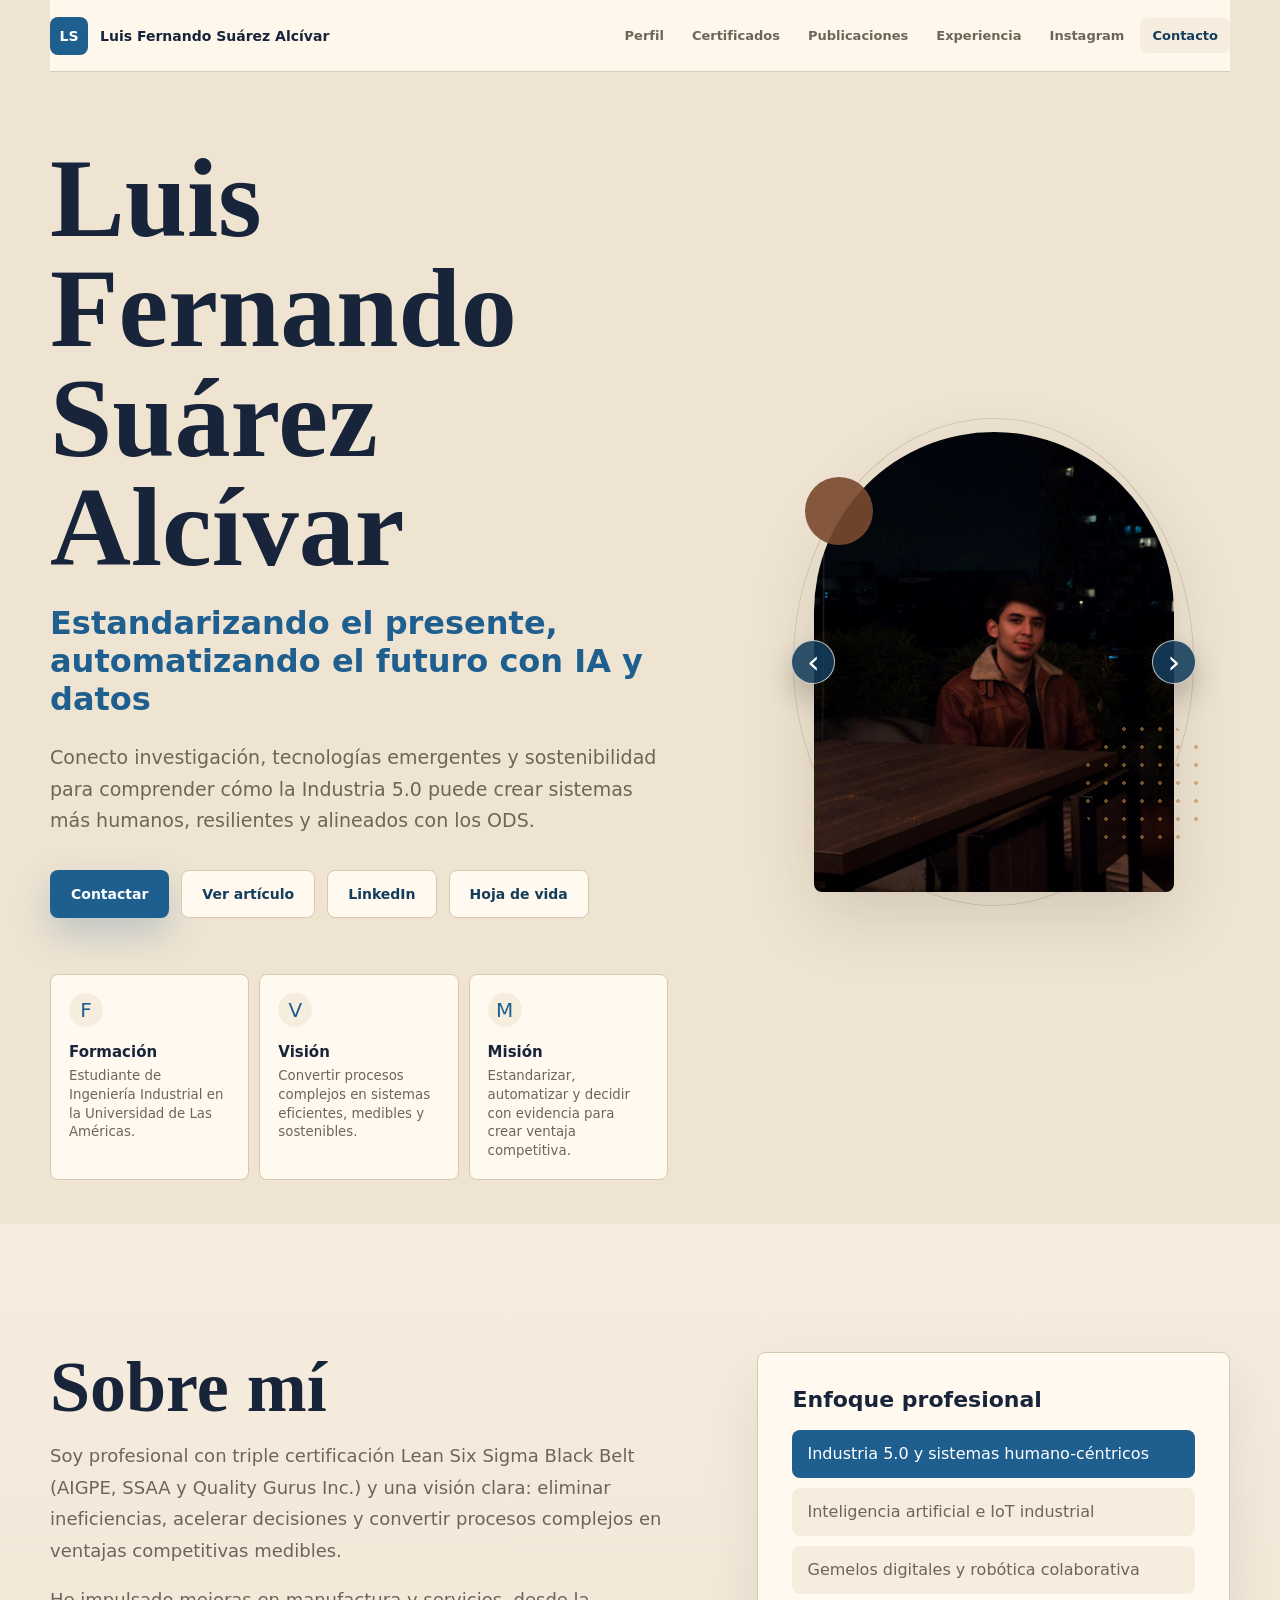
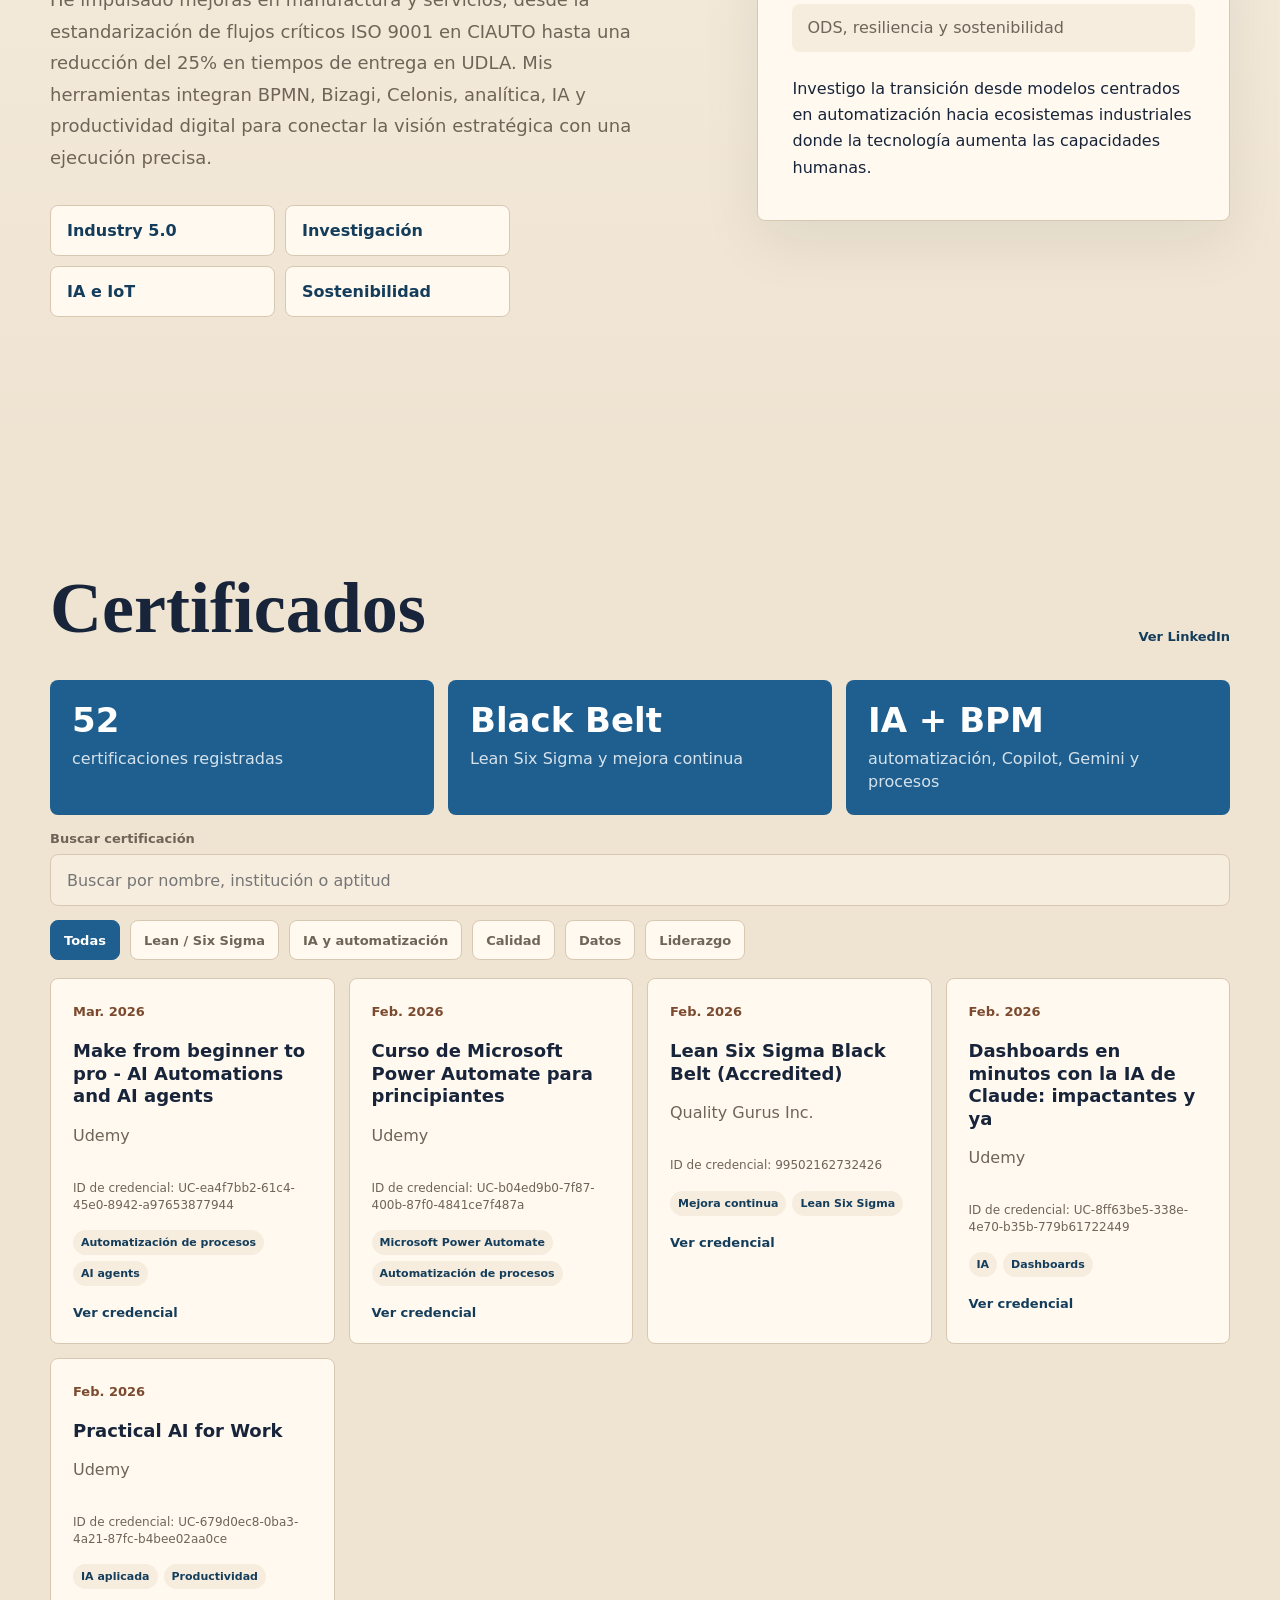
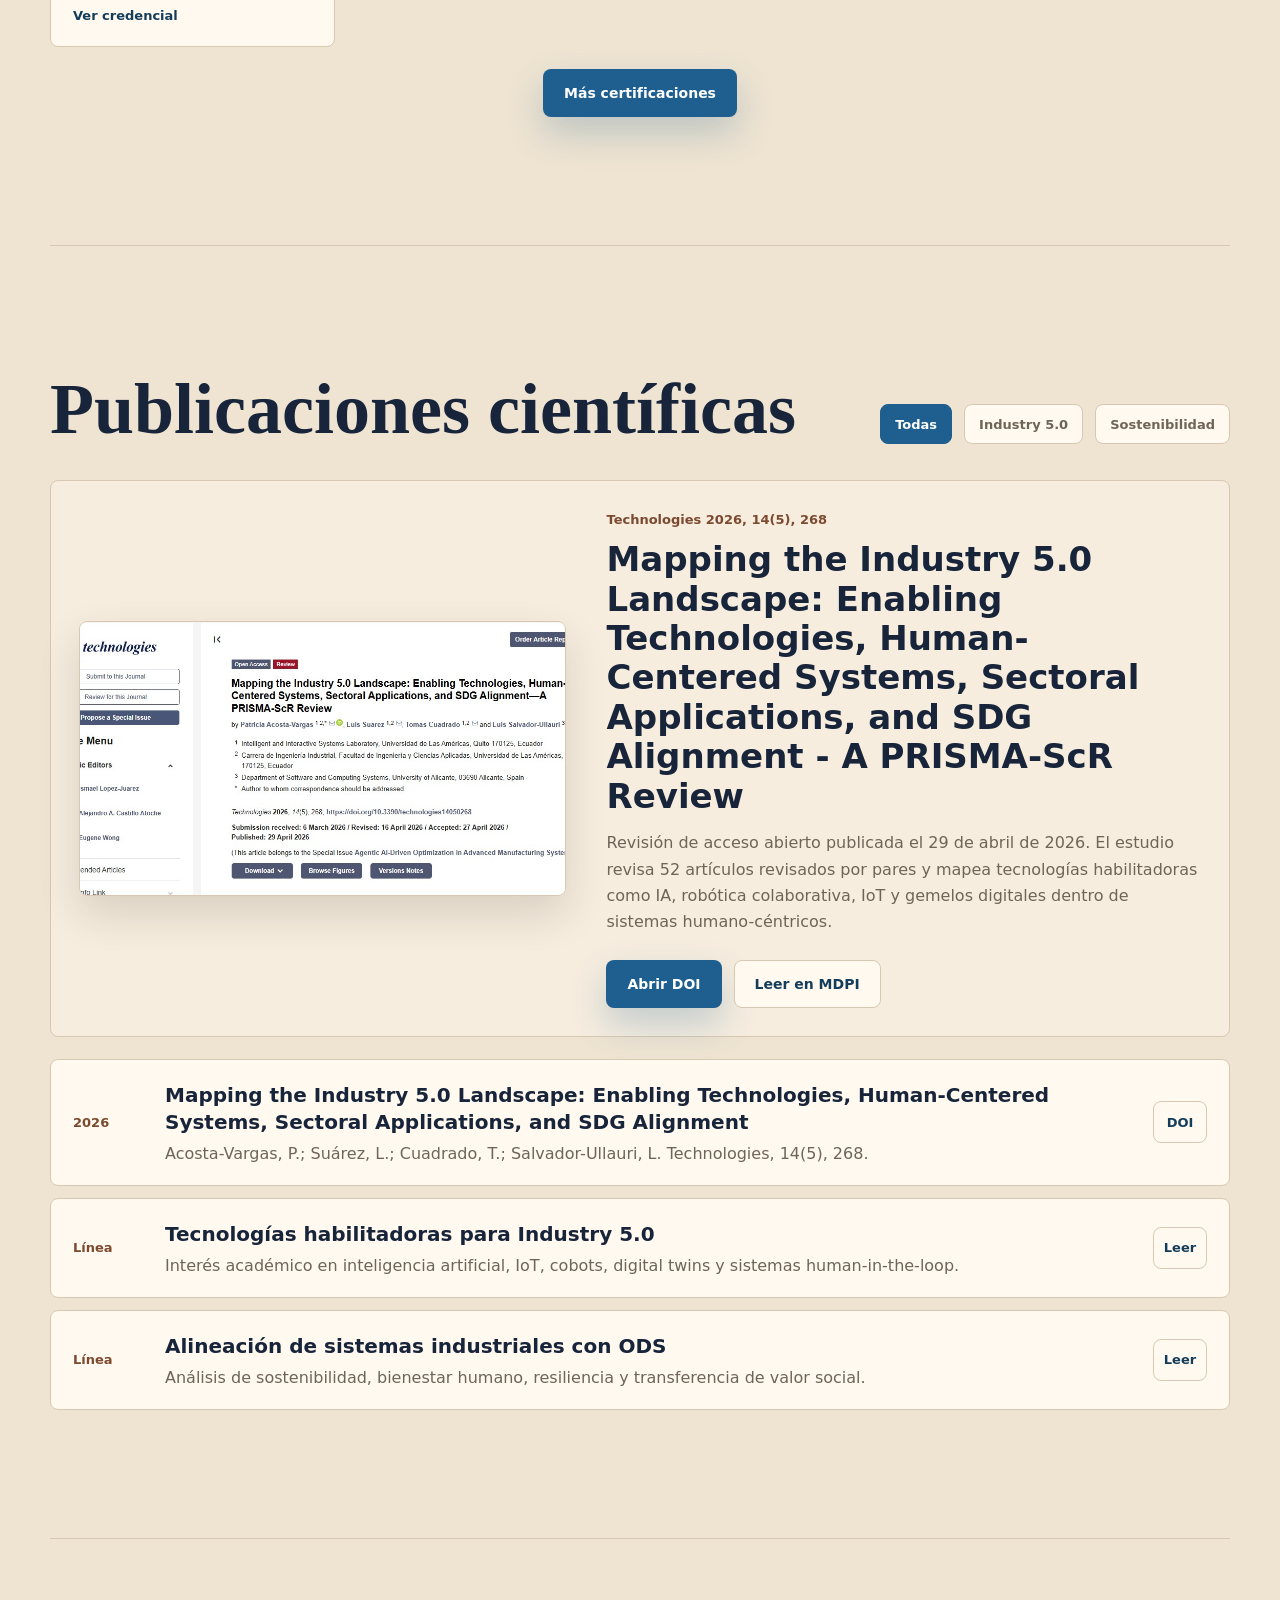
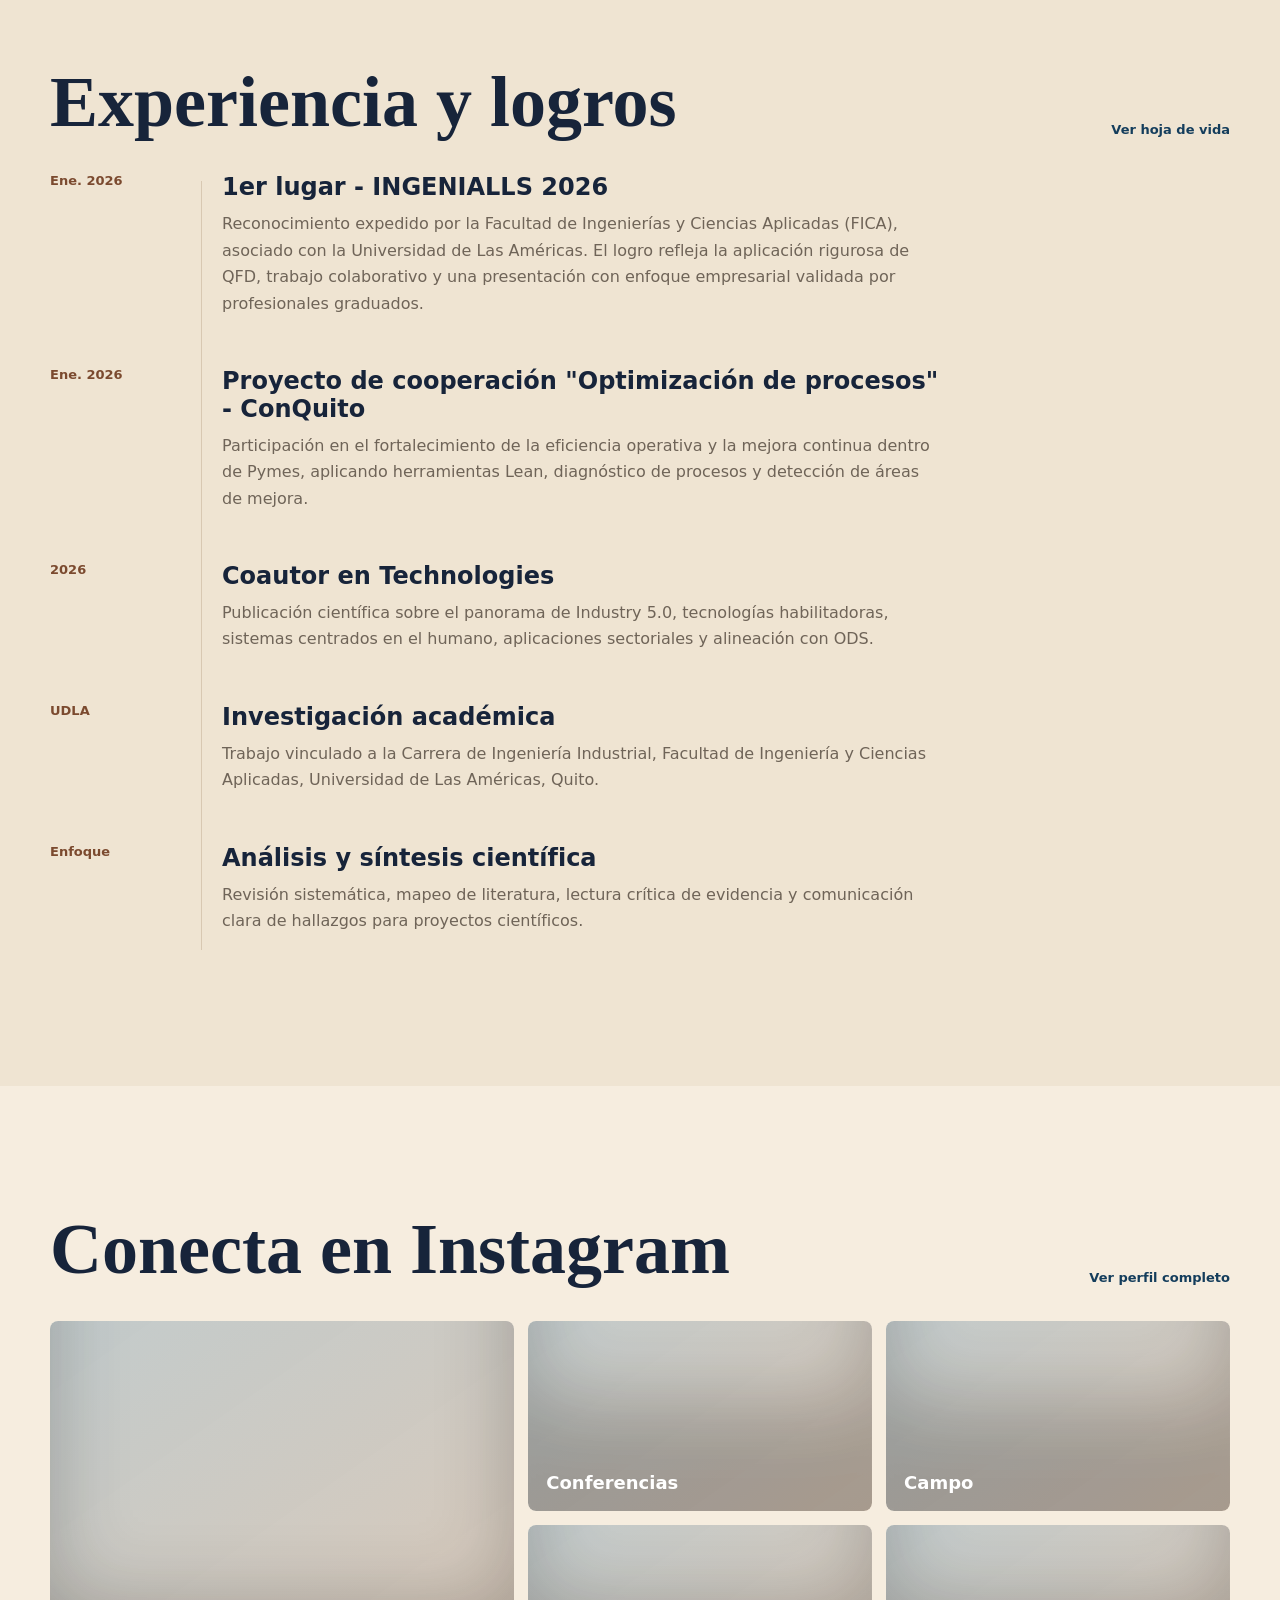
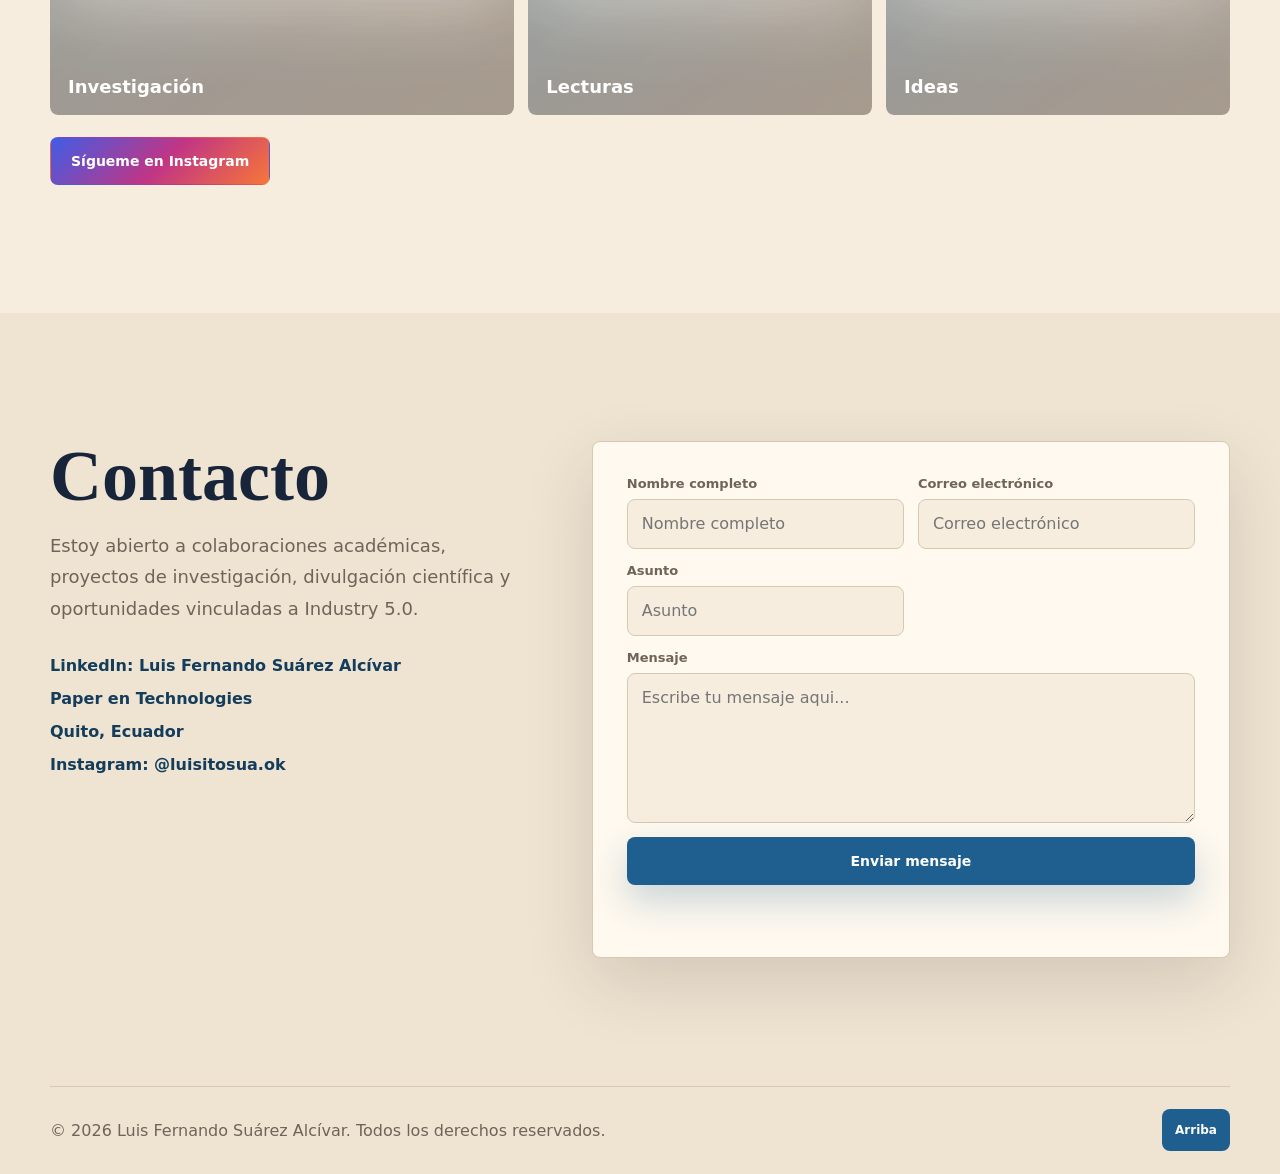
<file: index.html>
<!DOCTYPE html>
<html lang="es">
  <head>
    <meta charset="UTF-8" />
    <meta name="viewport" content="width=device-width, initial-scale=1.0" />
    <title>Luis Fernando Suárez Alcívar | Perfil profesional</title>
    <meta
      name="description"
      content="Perfil profesional de Luis Fernando Suárez Alcívar: investigación, publicaciones científicas, experiencia, certificados, contacto e Instagram."
    />
    <link rel="stylesheet" href="styles.css" />
  </head>
  <body>
    <header class="site-header">
      <a class="brand" href="#inicio" aria-label="Ir al inicio">
        <span>LS</span>
        <strong>Luis Fernando Suárez Alcívar</strong>
      </a>
      <button class="menu-toggle" aria-label="Abrir menú" aria-expanded="false">
        <span></span><span></span><span></span>
      </button>
      <nav class="nav-links" aria-label="Navegación principal">
        <a class="active" href="#perfil">Perfil</a>
        <a href="#certificados">Certificados</a>
        <a href="#papers">Publicaciones</a>
        <a href="#experiencia">Experiencia</a>
        <a href="#instagram">Instagram</a>
        <a href="#contacto">Contacto</a>
      </nav>
    </header>

    <main id="inicio">
      <section class="hero section-grid">
        <div class="hero-copy reveal">
          <h1>Luis Fernando Suárez Alcívar</h1>
          <p class="role">Estandarizando el presente, automatizando el futuro con IA y datos</p>
          <p class="lead">
            Conecto investigación, tecnologías emergentes y sostenibilidad para
            comprender cómo la Industria 5.0 puede crear sistemas más humanos,
            resilientes y alineados con los ODS.
          </p>
          <div class="hero-actions">
            <a class="button primary" href="#contacto">Contactar</a>
            <a class="button secondary" href="https://www.mdpi.com/2227-7080/14/5/268" target="_blank" rel="noreferrer">Ver artículo</a>
            <a class="button secondary" href="https://www.linkedin.com/in/luis-fernando-su%C3%A1rez-alc%C3%ADvar-9bb5a4295/" target="_blank" rel="noreferrer">LinkedIn</a>
            <a class="button secondary" href="assets/hoja-de-vida-luis-suarez.pdf" target="_blank" rel="noreferrer">Hoja de vida</a>
          </div>
          <div class="proof-row" aria-label="Fortalezas profesionales">
            <article>
              <span class="icon">F</span>
              <strong>Formación</strong>
              <small>Estudiante de Ingeniería Industrial en la Universidad de Las Américas.</small>
            </article>
            <article>
              <span class="icon">V</span>
              <strong>Visión</strong>
              <small>Convertir procesos complejos en sistemas eficientes, medibles y sostenibles.</small>
            </article>
            <article>
              <span class="icon">M</span>
              <strong>Misión</strong>
              <small>Estandarizar, automatizar y decidir con evidencia para crear ventaja competitiva.</small>
            </article>
          </div>
        </div>
        <div class="portrait-wrap reveal" aria-label="Retrato profesional">
          <div class="portrait-orbit"></div>
          <button class="portrait-arrow portrait-prev" type="button" aria-label="Ver foto anterior">‹</button>
          <img
            class="portrait"
            src="assets/luis-fernando-suarez.jpeg"
            alt="Retrato de Luis Fernando Suárez Alcívar"
            data-alt-src="assets/luis-fernando-suarez-profesional.jpeg"
            data-alt-alt="Retrato profesional de Luis Fernando Suárez Alcívar"
          />
          <button class="portrait-arrow portrait-next" type="button" aria-label="Ver siguiente foto">›</button>
          <div class="dot-field" aria-hidden="true"></div>
          <div class="coral-dot" aria-hidden="true"></div>
        </div>
      </section>

      <section id="perfil" class="about">
        <div class="section-grid">
          <div class="section-copy reveal">
            <h2>Sobre mí</h2>
            <p>
              Soy profesional con triple certificación Lean Six Sigma Black Belt
              (AIGPE, SSAA y Quality Gurus Inc.) y una visión clara: eliminar
              ineficiencias, acelerar decisiones y convertir procesos complejos
              en ventajas competitivas medibles.
            </p>
            <p>
              He impulsado mejoras en manufactura y servicios, desde la estandarización
              de flujos críticos ISO 9001 en CIAUTO hasta una reducción del 25% en
              tiempos de entrega en UDLA. Mis herramientas integran BPMN, Bizagi, Celonis,
              analítica, IA y productividad digital para conectar la visión estratégica
              con una ejecución precisa.
            </p>
            <div class="value-grid">
              <span>Industry 5.0</span>
              <span>Investigación</span>
              <span>IA e IoT</span>
              <span>Sostenibilidad</span>
            </div>
          </div>
          <div class="focus-panel reveal">
            <h3>Enfoque profesional</h3>
            <button class="focus-item active" data-detail="investigacion">
              Industria 5.0 y sistemas humano-céntricos
            </button>
            <button class="focus-item" data-detail="datos">
              Inteligencia artificial e IoT industrial
            </button>
            <button class="focus-item" data-detail="politicas">
              Gemelos digitales y robótica colaborativa
            </button>
            <button class="focus-item" data-detail="consultoria">
              ODS, resiliencia y sostenibilidad
            </button>
            <p id="focus-detail">
              Investigo la transición desde modelos centrados en automatización hacia
              ecosistemas industriales donde la tecnología aumenta las capacidades humanas.
            </p>
          </div>
        </div>
      </section>

      <section id="certificados" class="content-section">
        <div class="section-heading reveal">
          <h2>Certificados</h2>
          <a href="https://www.linkedin.com/in/luis-fernando-su%C3%A1rez-alc%C3%ADvar-9bb5a4295/" target="_blank" rel="noreferrer">Ver LinkedIn</a>
        </div>
        <div class="cert-summary reveal" aria-label="Resumen de certificaciones">
          <article>
            <strong>52</strong>
            <span>certificaciones registradas</span>
          </article>
          <article>
            <strong>Black Belt</strong>
            <span>Lean Six Sigma y mejora continua</span>
          </article>
          <article>
            <strong>IA + BPM</strong>
            <span>automatización, Copilot, Gemini y procesos</span>
          </article>
        </div>
        <div class="cert-toolbar reveal">
          <label>
            <span>Buscar certificación</span>
            <input id="certificate-search" type="search" placeholder="Buscar por nombre, institución o aptitud" />
          </label>
          <div class="cert-filters" role="group" aria-label="Filtrar certificaciones">
            <button class="cert-filter active" data-cert-filter="all">Todas</button>
            <button class="cert-filter" data-cert-filter="lean">Lean / Six Sigma</button>
            <button class="cert-filter" data-cert-filter="ai">IA y automatización</button>
            <button class="cert-filter" data-cert-filter="quality">Calidad</button>
            <button class="cert-filter" data-cert-filter="data">Datos</button>
            <button class="cert-filter" data-cert-filter="leadership">Liderazgo</button>
          </div>
        </div>
        <div id="certificate-grid" class="certificate-track reveal" aria-live="polite"></div>
        <div class="cert-more-row reveal">
          <a class="button primary" href="certificaciones.html">Más certificaciones</a>
        </div>
      </section>

      <section id="papers" class="content-section papers-section">
        <div class="section-heading reveal">
          <h2>Publicaciones científicas</h2>
          <div class="filter-buttons" role="group" aria-label="Filtrar publicaciones">
            <button class="filter active" data-filter="all">Todas</button>
            <button class="filter" data-filter="industry">Industry 5.0</button>
            <button class="filter" data-filter="sostenibilidad">Sostenibilidad</button>
          </div>
        </div>
        <article class="featured-paper reveal">
          <img src="assets/paper-technologies.jpg" alt="Captura del artículo publicado en Technologies" />
          <div>
            <span>Technologies 2026, 14(5), 268</span>
            <h3>Mapping the Industry 5.0 Landscape: Enabling Technologies, Human-Centered Systems, Sectoral Applications, and SDG Alignment - A PRISMA-ScR Review</h3>
            <p>
              Revisión de acceso abierto publicada el 29 de abril de 2026. El estudio revisa 52 artículos
              revisados por pares y mapea tecnologías habilitadoras como IA, robótica colaborativa,
              IoT y gemelos digitales dentro de sistemas humano-céntricos.
            </p>
            <div class="paper-actions">
              <a class="button primary" href="https://doi.org/10.3390/technologies14050268" target="_blank" rel="noreferrer">Abrir DOI</a>
              <a class="button secondary" href="https://www.mdpi.com/2227-7080/14/5/268" target="_blank" rel="noreferrer">Leer en MDPI</a>
            </div>
          </div>
        </article>
        <div class="paper-list reveal">
          <article class="paper" data-category="industry">
            <span>2026</span>
            <div>
              <h3>Mapping the Industry 5.0 Landscape: Enabling Technologies, Human-Centered Systems, Sectoral Applications, and SDG Alignment</h3>
              <p>Acosta-Vargas, P.; Suárez, L.; Cuadrado, T.; Salvador-Ullauri, L. Technologies, 14(5), 268.</p>
            </div>
            <a href="https://doi.org/10.3390/technologies14050268" target="_blank" rel="noreferrer" aria-label="Abrir DOI del artículo Industry 5.0">DOI</a>
          </article>
          <article class="paper" data-category="industry">
            <span>Línea</span>
            <div>
              <h3>Tecnologías habilitadoras para Industry 5.0</h3>
              <p>Interés académico en inteligencia artificial, IoT, cobots, digital twins y sistemas human-in-the-loop.</p>
            </div>
            <a href="https://www.mdpi.com/2227-7080/14/5/268" target="_blank" rel="noreferrer" aria-label="Leer línea de investigación en MDPI">Leer</a>
          </article>
          <article class="paper" data-category="sostenibilidad">
            <span>Línea</span>
            <div>
              <h3>Alineación de sistemas industriales con ODS</h3>
              <p>Análisis de sostenibilidad, bienestar humano, resiliencia y transferencia de valor social.</p>
            </div>
            <a href="https://www.mdpi.com/2227-7080/14/5/268" target="_blank" rel="noreferrer" aria-label="Leer sobre sostenibilidad y ODS">Leer</a>
          </article>
        </div>
      </section>

      <section id="experiencia" class="content-section">
        <div class="section-heading reveal">
          <h2>Experiencia y logros</h2>
          <a href="assets/hoja-de-vida-luis-suarez.pdf" target="_blank" rel="noreferrer">Ver hoja de vida</a>
        </div>
        <div class="timeline reveal">
          <article>
            <time>Ene. 2026</time>
            <div>
              <h3>1er lugar - INGENIALLS 2026</h3>
              <p>Reconocimiento expedido por la Facultad de Ingenierías y Ciencias Aplicadas (FICA), asociado con la Universidad de Las Américas. El logro refleja la aplicación rigurosa de QFD, trabajo colaborativo y una presentación con enfoque empresarial validada por profesionales graduados.</p>
            </div>
          </article>
          <article>
            <time>Ene. 2026</time>
            <div>
              <h3>Proyecto de cooperación "Optimización de procesos" - ConQuito</h3>
              <p>Participación en el fortalecimiento de la eficiencia operativa y la mejora continua dentro de Pymes, aplicando herramientas Lean, diagnóstico de procesos y detección de áreas de mejora.</p>
            </div>
          </article>
          <article>
            <time>2026</time>
            <div>
              <h3>Coautor en Technologies</h3>
              <p>Publicación científica sobre el panorama de Industry 5.0, tecnologías habilitadoras, sistemas centrados en el humano, aplicaciones sectoriales y alineación con ODS.</p>
            </div>
          </article>
          <article>
            <time>UDLA</time>
            <div>
              <h3>Investigación académica</h3>
              <p>Trabajo vinculado a la Carrera de Ingeniería Industrial, Facultad de Ingeniería y Ciencias Aplicadas, Universidad de Las Américas, Quito.</p>
            </div>
          </article>
          <article>
            <time>Enfoque</time>
            <div>
              <h3>Análisis y síntesis científica</h3>
              <p>Revisión sistemática, mapeo de literatura, lectura crítica de evidencia y comunicación clara de hallazgos para proyectos científicos.</p>
            </div>
          </article>
        </div>
      </section>

      <section id="instagram" class="instagram-section">
        <div class="section-heading reveal">
          <h2>Conecta en Instagram</h2>
          <a href="https://www.instagram.com/luisitosua.ok/" target="_blank" rel="noreferrer">Ver perfil completo</a>
        </div>
        <div class="instagram-grid reveal" aria-label="Vista previa de Instagram">
          <a class="insta-card post-1" href="https://www.instagram.com/luisitosua.ok/" target="_blank" rel="noreferrer"><span>Investigación</span></a>
          <a class="insta-card post-2" href="https://www.instagram.com/luisitosua.ok/" target="_blank" rel="noreferrer"><span>Conferencias</span></a>
          <a class="insta-card post-3" href="https://www.instagram.com/luisitosua.ok/" target="_blank" rel="noreferrer"><span>Campo</span></a>
          <a class="insta-card post-4" href="https://www.instagram.com/luisitosua.ok/" target="_blank" rel="noreferrer"><span>Lecturas</span></a>
          <a class="insta-card post-5" href="https://www.instagram.com/luisitosua.ok/" target="_blank" rel="noreferrer"><span>Ideas</span></a>
        </div>
          <a class="button instagram-button" href="https://www.instagram.com/luisitosua.ok/" target="_blank" rel="noreferrer">
          Sígueme en Instagram
        </a>
      </section>

      <section id="contacto" class="contact-section">
        <div class="contact-info reveal">
          <h2>Contacto</h2>
          <p>Estoy abierto a colaboraciones académicas, proyectos de investigación, divulgación científica y oportunidades vinculadas a Industry 5.0.</p>
          <ul>
            <li><a href="https://www.linkedin.com/in/luis-fernando-su%C3%A1rez-alc%C3%ADvar-9bb5a4295/" target="_blank" rel="noreferrer">LinkedIn: Luis Fernando Suárez Alcívar</a></li>
            <li><a href="https://www.mdpi.com/2227-7080/14/5/268" target="_blank" rel="noreferrer">Paper en Technologies</a></li>
            <li>Quito, Ecuador</li>
            <li><a href="https://www.instagram.com/luisitosua.ok/" target="_blank" rel="noreferrer">Instagram: @luisitosua.ok</a></li>
          </ul>
        </div>
        <form class="contact-form reveal">
          <label>
            <span>Nombre completo</span>
            <input type="text" name="name" placeholder="Nombre completo" required />
          </label>
          <label>
            <span>Correo electrónico</span>
            <input type="email" name="email" placeholder="Correo electrónico" required />
          </label>
          <label>
            <span>Asunto</span>
            <input type="text" name="subject" placeholder="Asunto" required />
          </label>
          <label class="message-field">
            <span>Mensaje</span>
            <textarea name="message" placeholder="Escribe tu mensaje aqui..." required></textarea>
          </label>
          <button class="button primary" type="submit">Enviar mensaje</button>
          <p class="form-status" role="status" aria-live="polite"></p>
        </form>
      </section>
    </main>

    <footer>
      <p>&copy; 2026 Luis Fernando Suárez Alcívar. Todos los derechos reservados.</p>
      <a href="#inicio" aria-label="Volver arriba">Arriba</a>
    </footer>

    <script src="script.js"></script>
  </body>
</html>
</file>
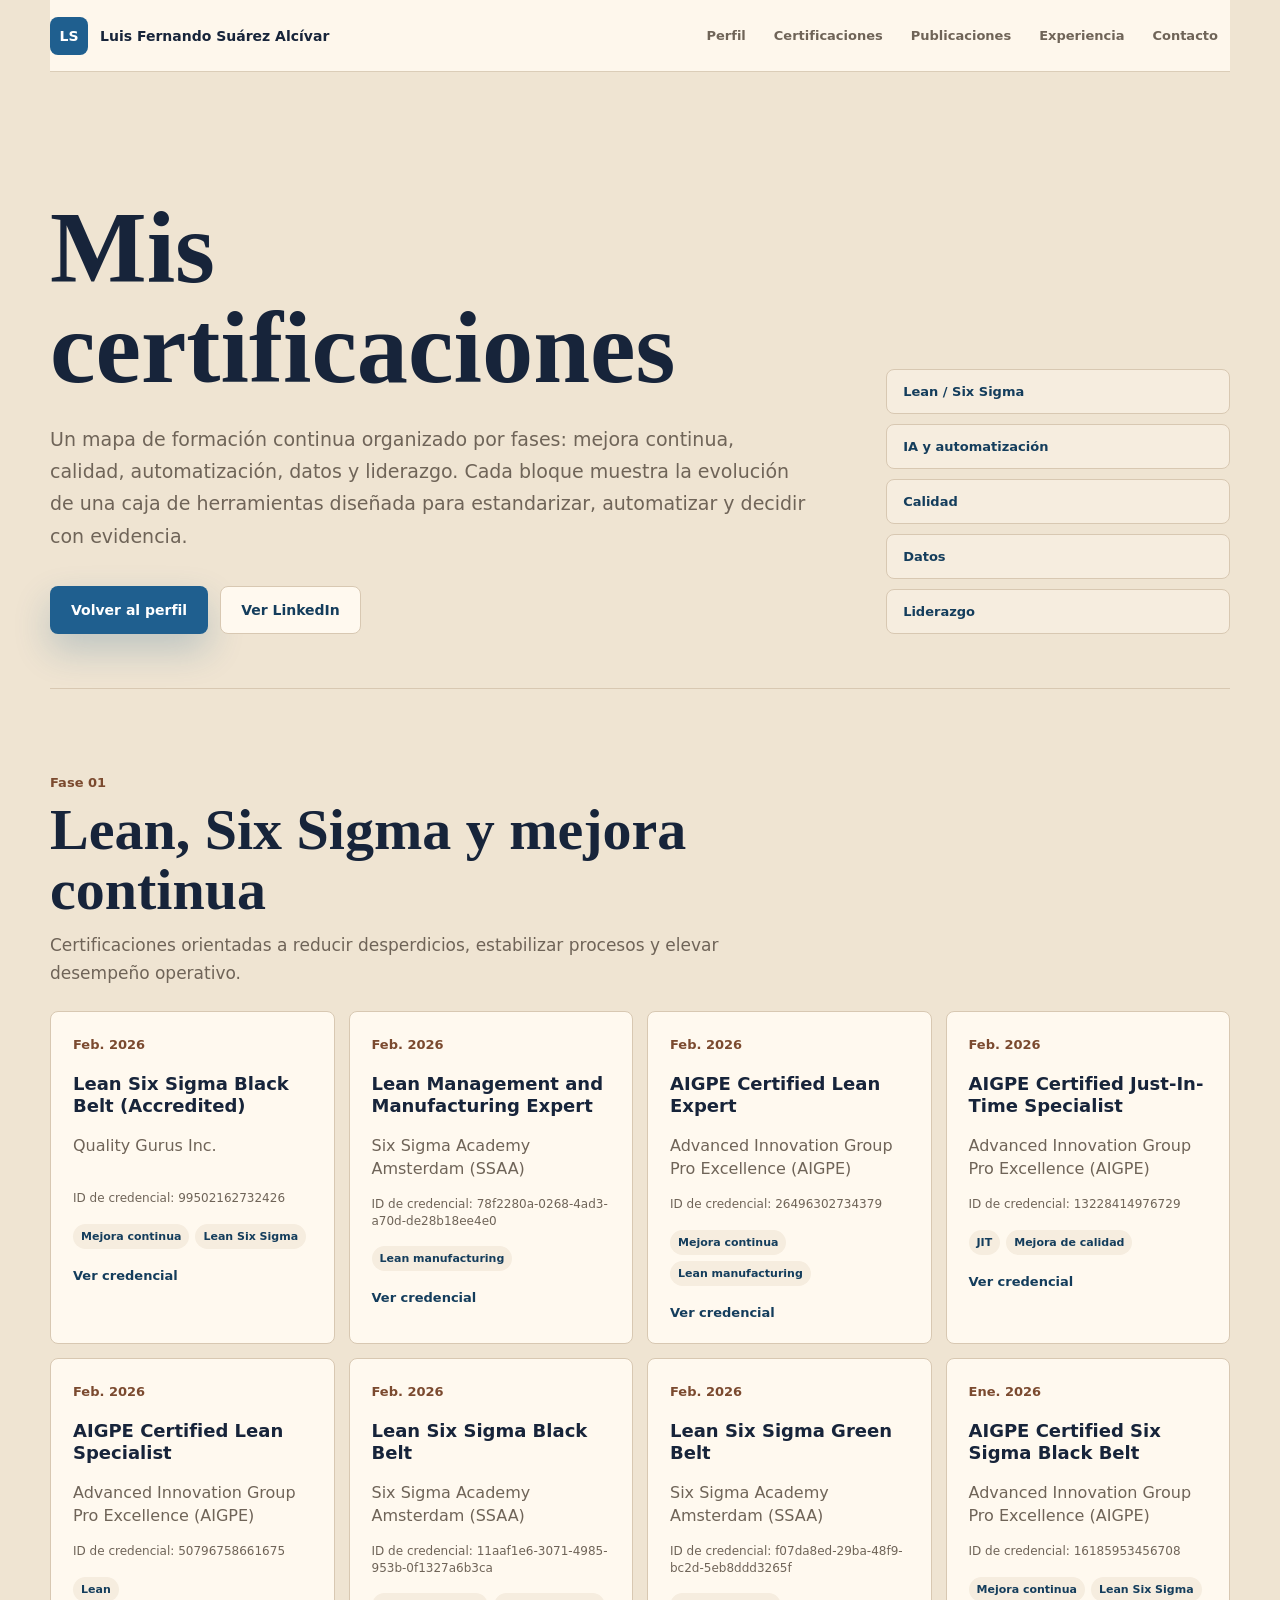
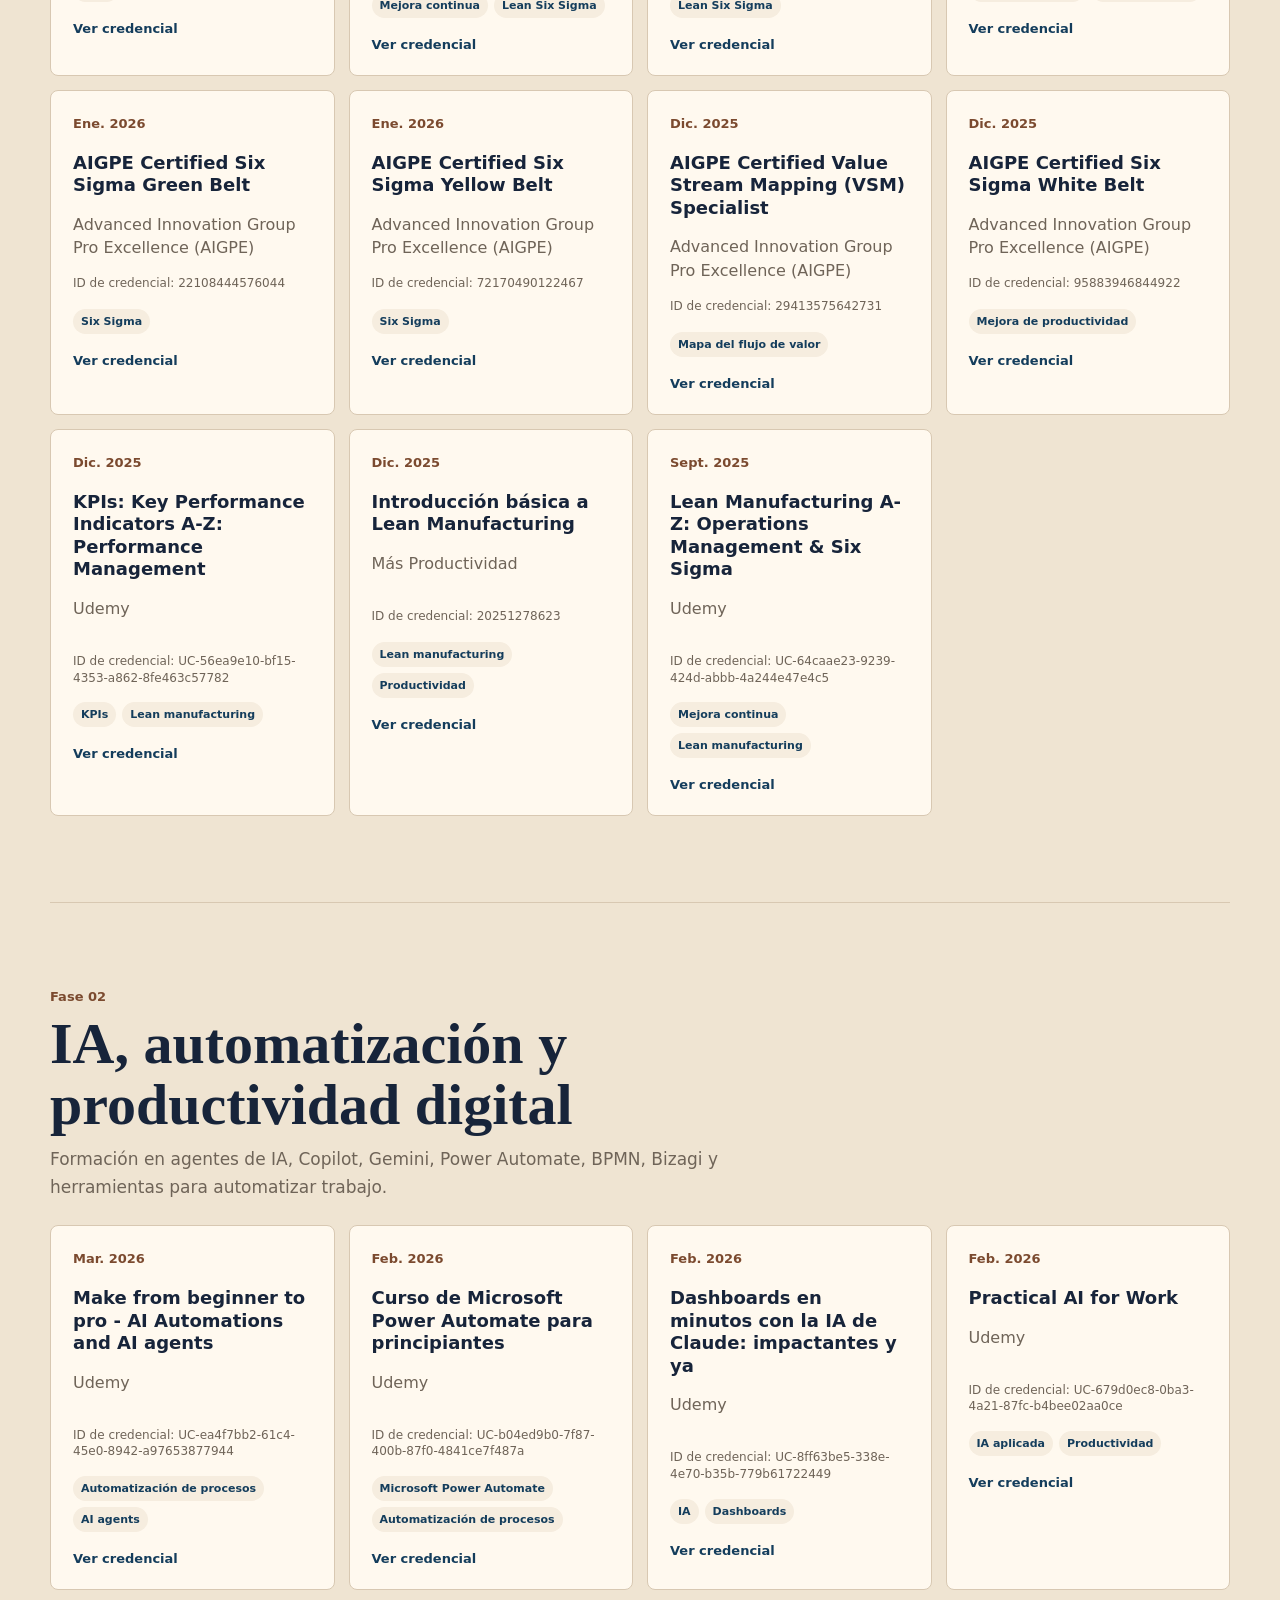
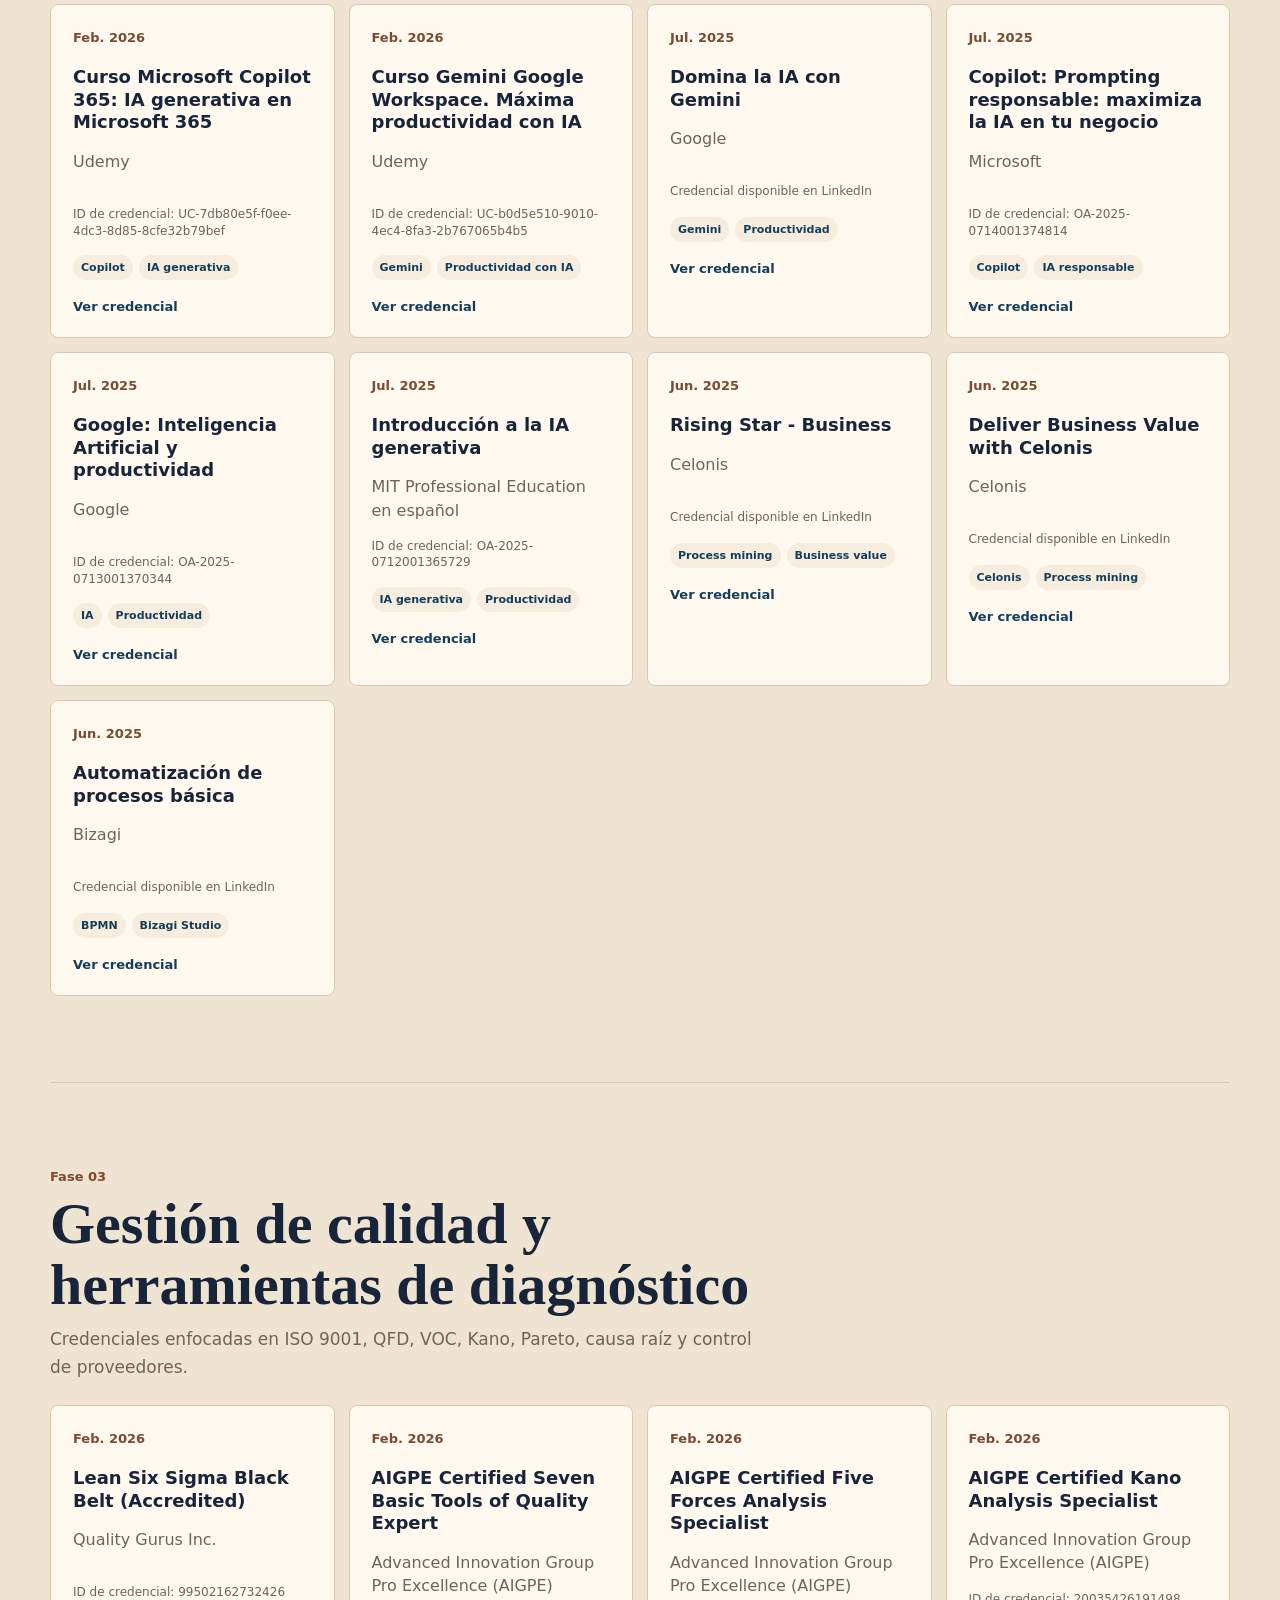
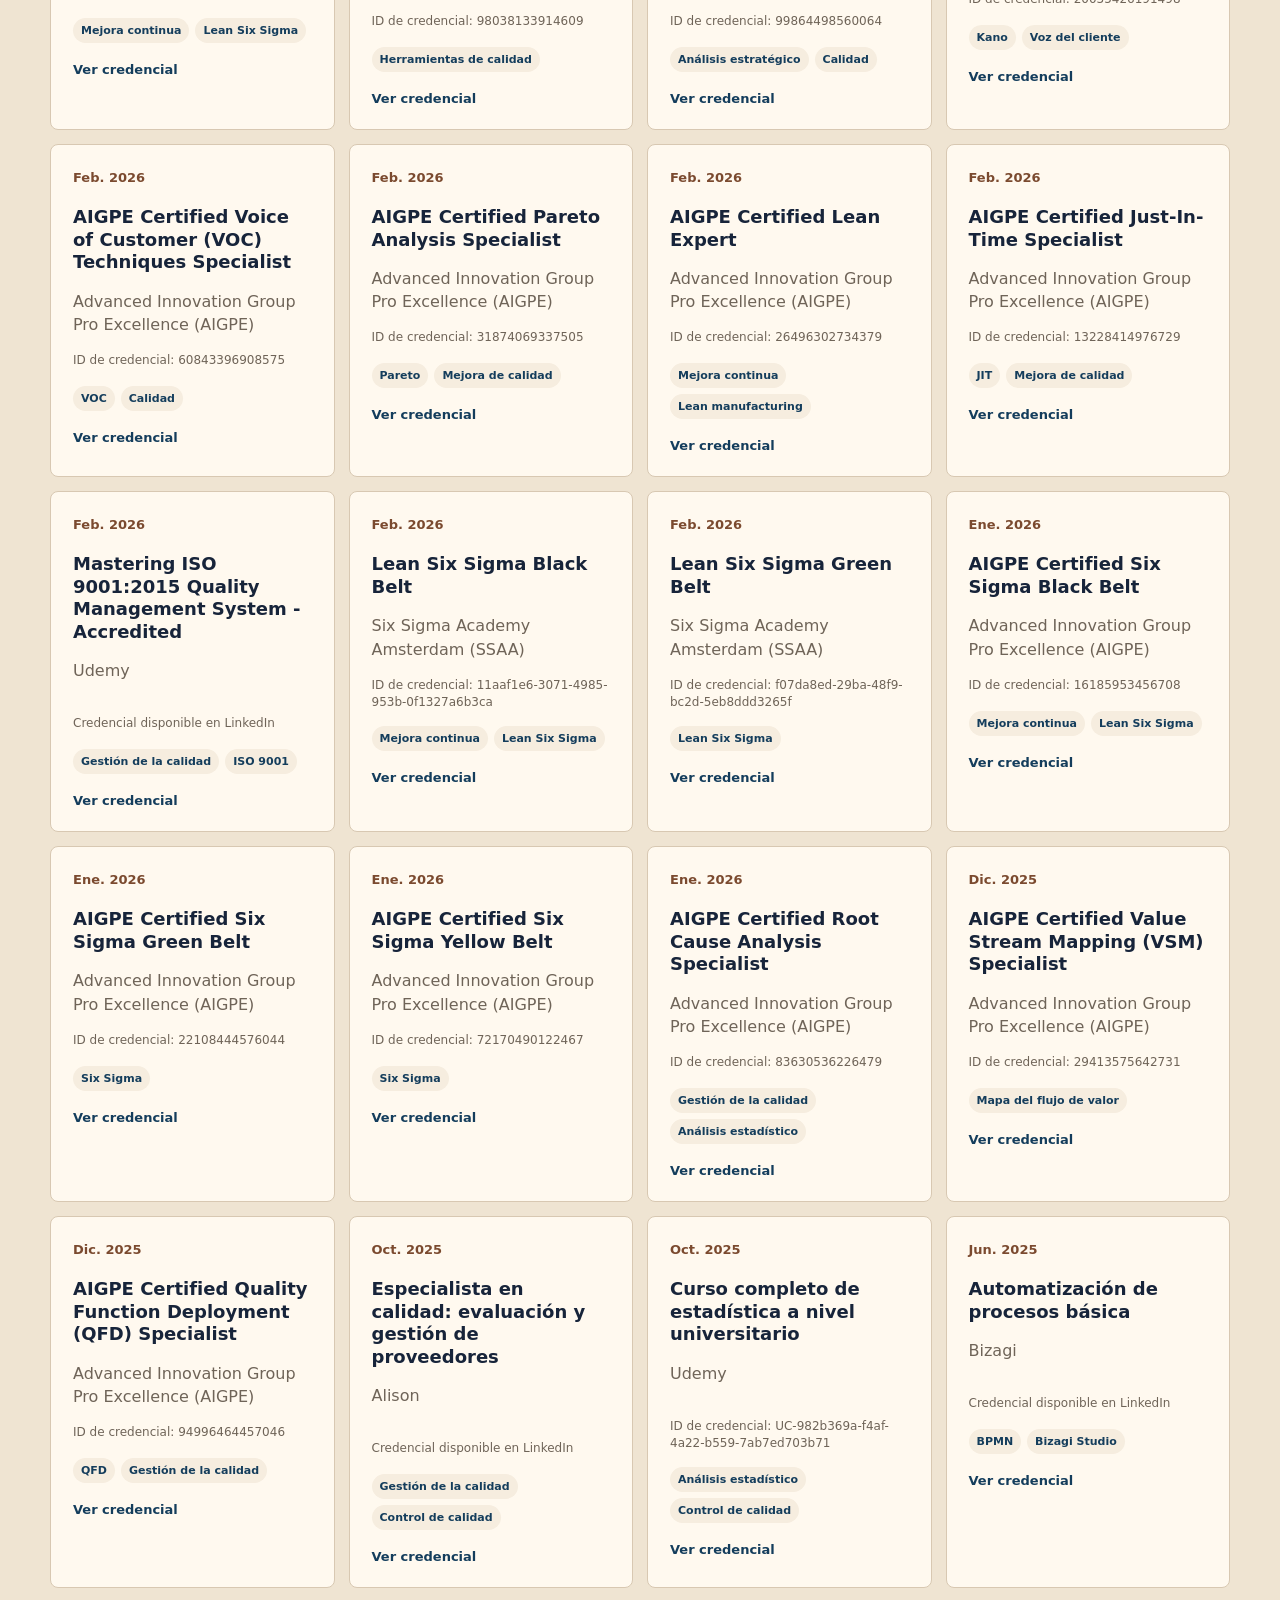
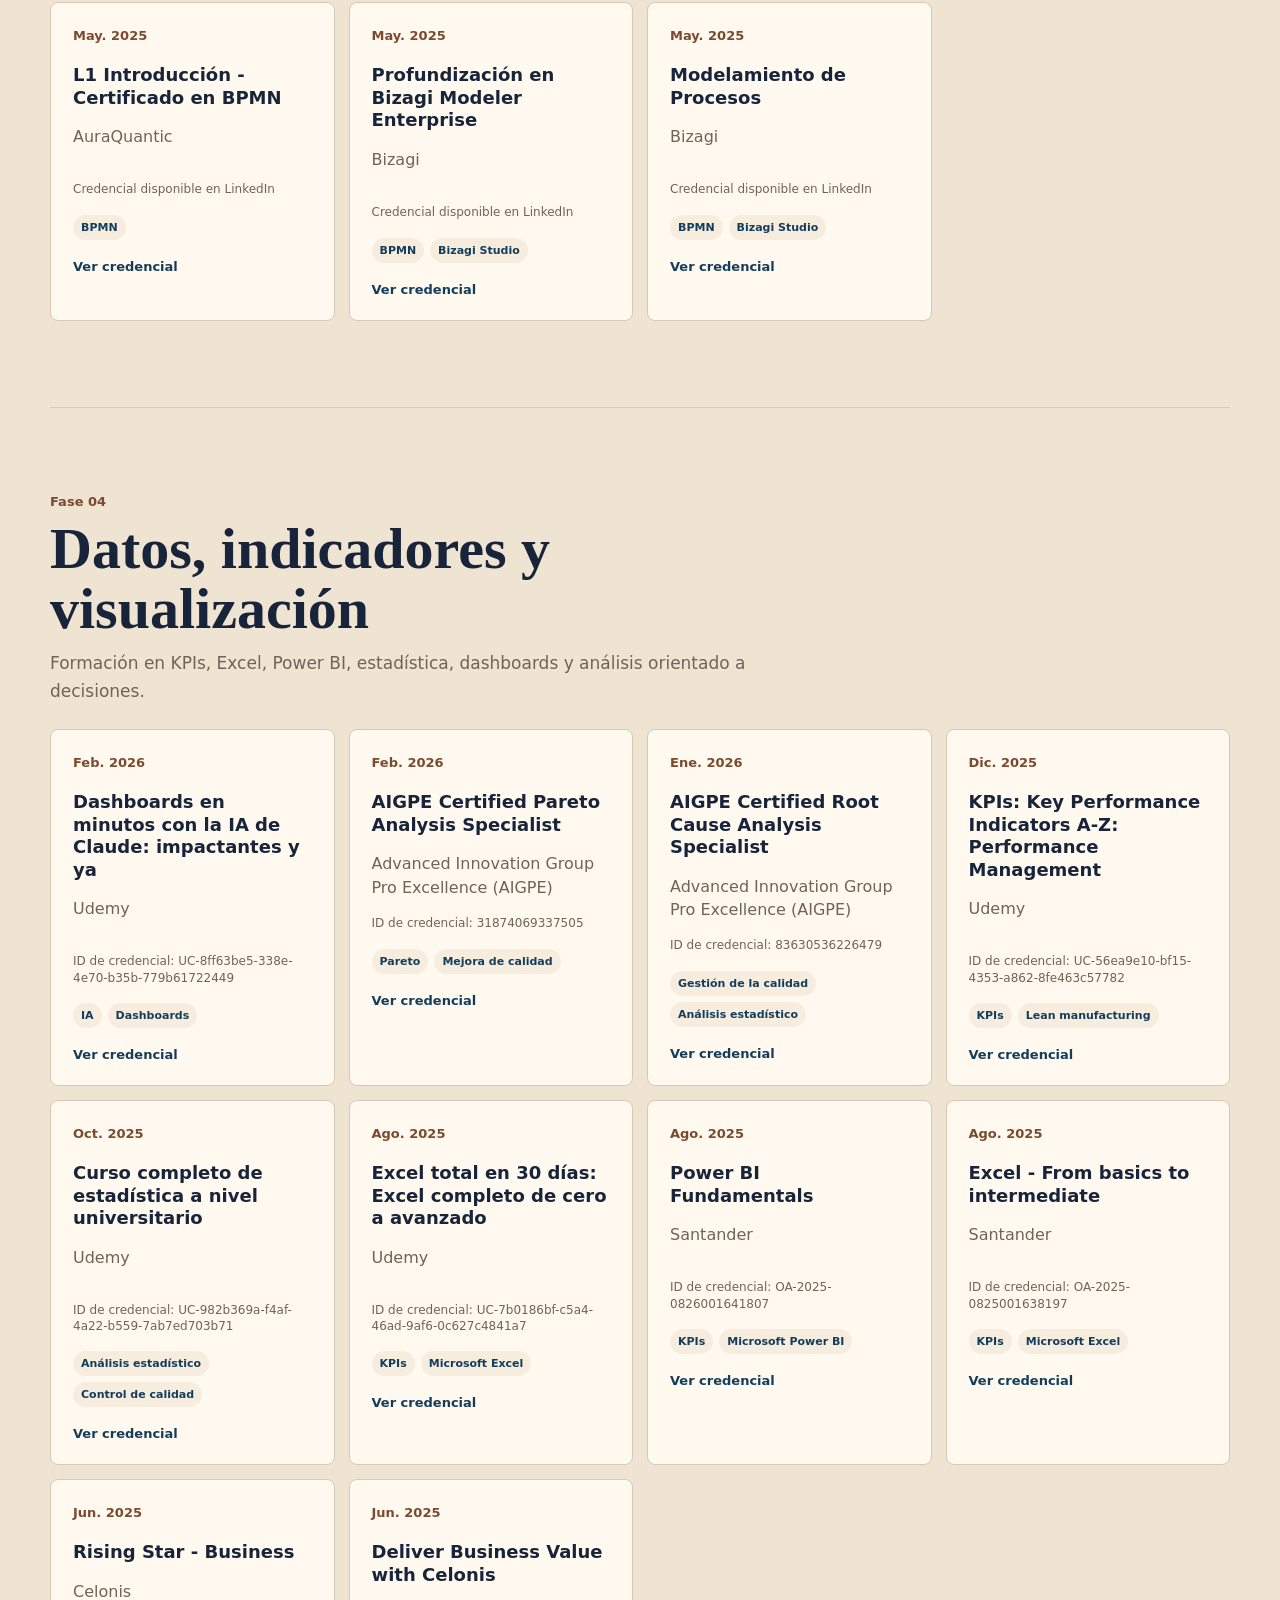
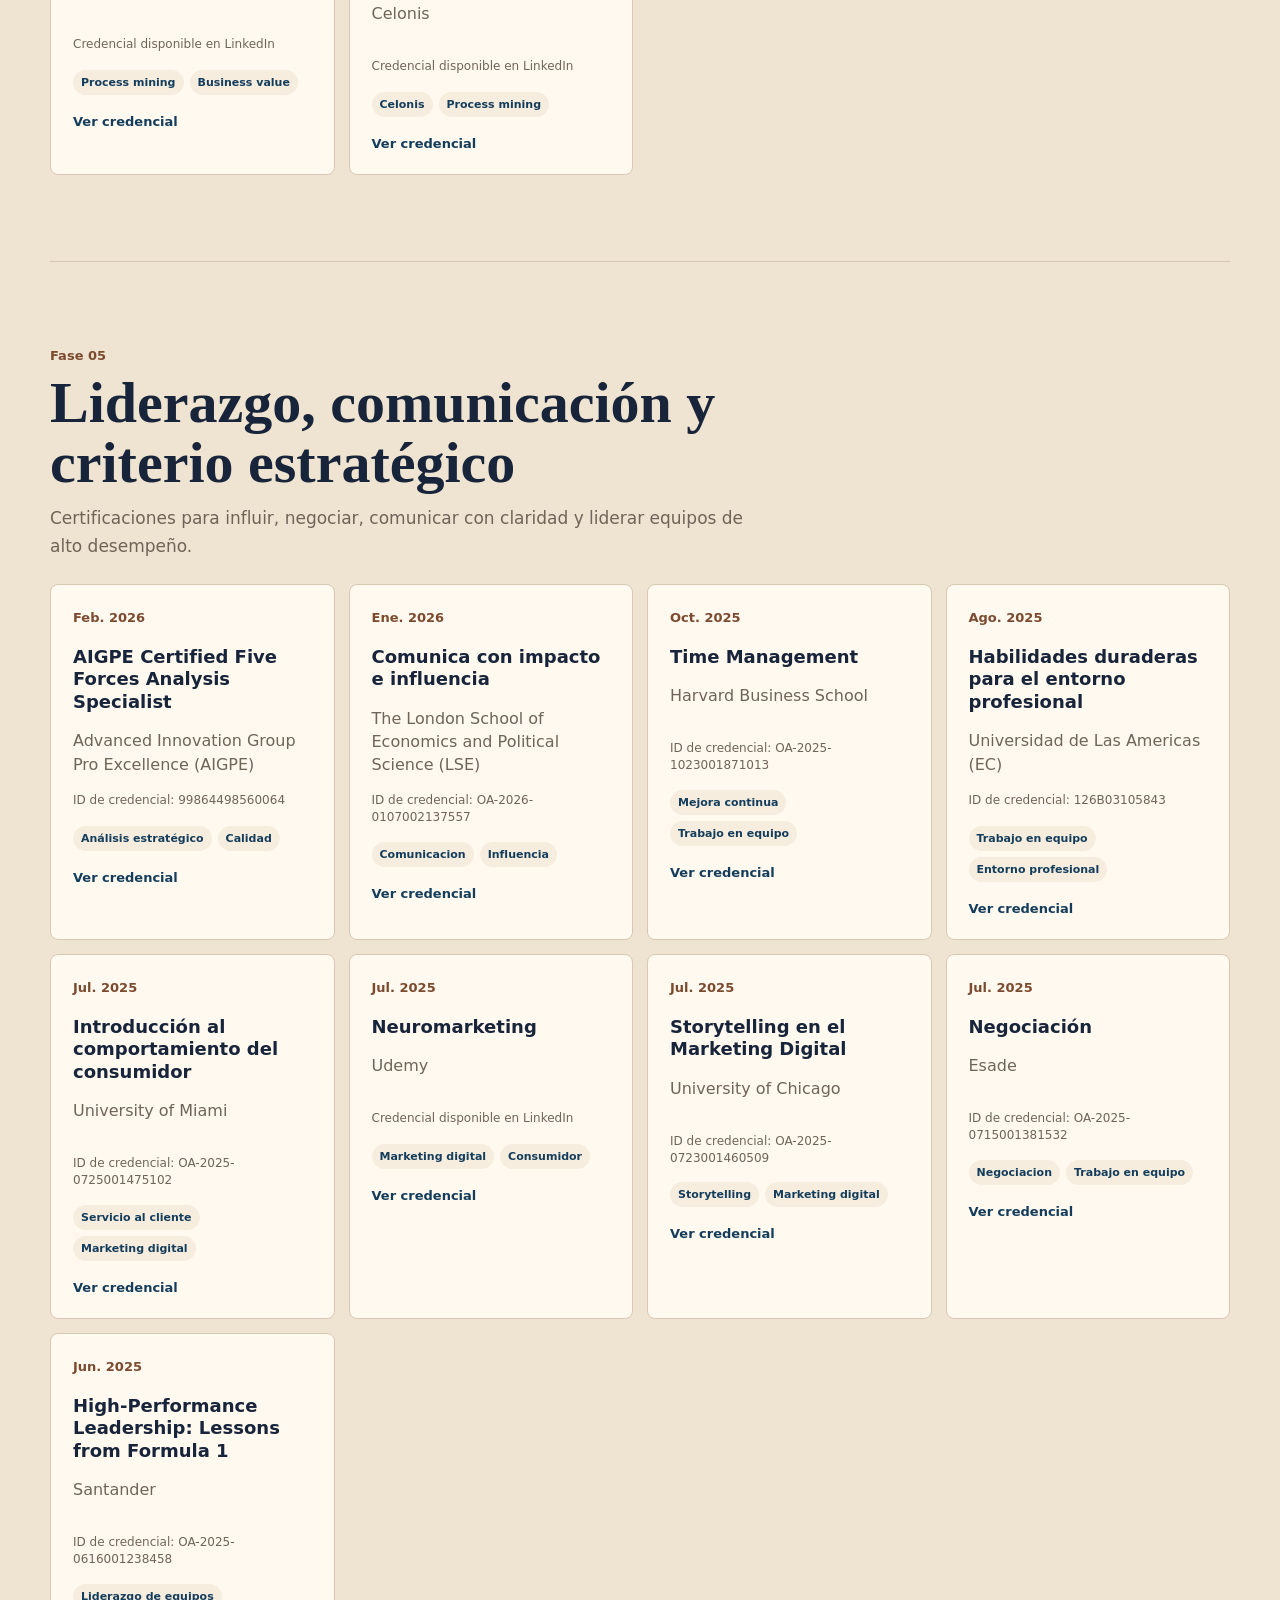
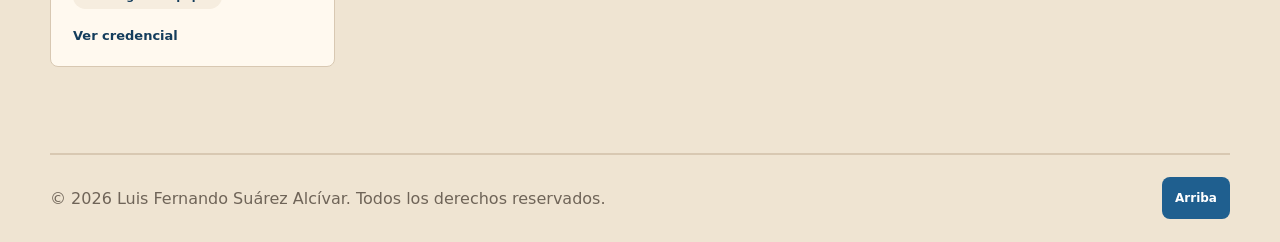
<file: certificaciones.html>
<!DOCTYPE html>
<html lang="es">
  <head>
    <meta charset="UTF-8" />
    <meta name="viewport" content="width=device-width, initial-scale=1.0" />
    <title>Certificaciones | Luis Fernando Suárez Alcívar</title>
    <meta
      name="description"
      content="Catálogo de certificaciones de Luis Fernando Suárez Alcívar en Lean Six Sigma, calidad, IA, automatización, datos, BPMN y liderazgo."
    />
    <link rel="stylesheet" href="styles.css" />
  </head>
  <body>
    <header class="site-header">
      <a class="brand" href="index.html#inicio" aria-label="Ir al inicio">
        <span>LS</span>
        <strong>Luis Fernando Suárez Alcívar</strong>
      </a>
      <button class="menu-toggle" aria-label="Abrir menú" aria-expanded="false">
        <span></span><span></span><span></span>
      </button>
      <nav class="nav-links" aria-label="Navegación principal">
        <a href="index.html#perfil">Perfil</a>
        <a class="active" href="certificaciones.html">Certificaciones</a>
        <a href="index.html#papers">Publicaciones</a>
        <a href="index.html#experiencia">Experiencia</a>
        <a href="index.html#contacto">Contacto</a>
      </nav>
    </header>

    <main class="cert-page">
      <section class="cert-hero">
        <div class="reveal">
          <h1>Mis certificaciones</h1>
          <p>
            Un mapa de formación continua organizado por fases: mejora continua,
            calidad, automatización, datos y liderazgo. Cada bloque muestra la
            evolución de una caja de herramientas diseñada para estandarizar,
            automatizar y decidir con evidencia.
          </p>
          <div class="hero-actions">
            <a class="button primary" href="index.html#certificados">Volver al perfil</a>
            <a class="button secondary" href="https://www.linkedin.com/in/luis-fernando-su%C3%A1rez-alc%C3%ADvar-9bb5a4295/" target="_blank" rel="noreferrer">Ver LinkedIn</a>
          </div>
        </div>
        <div class="cert-phase-nav reveal" aria-label="Fases de certificación">
          <a href="#fase-lean">Lean / Six Sigma</a>
          <a href="#fase-ai">IA y automatización</a>
          <a href="#fase-quality">Calidad</a>
          <a href="#fase-data">Datos</a>
          <a href="#fase-leadership">Liderazgo</a>
        </div>
      </section>

      <section id="fase-lean" class="cert-phase">
        <div class="phase-heading">
          <span>Fase 01</span>
          <h2>Lean, Six Sigma y mejora continua</h2>
          <p>Certificaciones orientadas a reducir desperdicios, estabilizar procesos y elevar desempeño operativo.</p>
        </div>
        <div class="certificate-track" data-cert-phase="lean" aria-live="polite"></div>
      </section>

      <section id="fase-ai" class="cert-phase">
        <div class="phase-heading">
          <span>Fase 02</span>
          <h2>IA, automatización y productividad digital</h2>
          <p>Formación en agentes de IA, Copilot, Gemini, Power Automate, BPMN, Bizagi y herramientas para automatizar trabajo.</p>
        </div>
        <div class="certificate-track" data-cert-phase="ai" aria-live="polite"></div>
      </section>

      <section id="fase-quality" class="cert-phase">
        <div class="phase-heading">
          <span>Fase 03</span>
          <h2>Gestión de calidad y herramientas de diagnóstico</h2>
          <p>Credenciales enfocadas en ISO 9001, QFD, VOC, Kano, Pareto, causa raíz y control de proveedores.</p>
        </div>
        <div class="certificate-track" data-cert-phase="quality" aria-live="polite"></div>
      </section>

      <section id="fase-data" class="cert-phase">
        <div class="phase-heading">
          <span>Fase 04</span>
          <h2>Datos, indicadores y visualización</h2>
          <p>Formación en KPIs, Excel, Power BI, estadística, dashboards y análisis orientado a decisiones.</p>
        </div>
        <div class="certificate-track" data-cert-phase="data" aria-live="polite"></div>
      </section>

      <section id="fase-leadership" class="cert-phase">
        <div class="phase-heading">
          <span>Fase 05</span>
          <h2>Liderazgo, comunicación y criterio estratégico</h2>
          <p>Certificaciones para influir, negociar, comunicar con claridad y liderar equipos de alto desempeño.</p>
        </div>
        <div class="certificate-track" data-cert-phase="leadership" aria-live="polite"></div>
      </section>
    </main>

    <footer>
      <p>&copy; 2026 Luis Fernando Suárez Alcívar. Todos los derechos reservados.</p>
      <a href="#top" aria-label="Volver arriba">Arriba</a>
    </footer>

    <script src="script.js"></script>
  </body>
</html>
</file>
<file: styles.css>
:root {
  --bg: #efe4d2;
  --surface: #fff9ef;
  --ink: #17243a;
  --muted: #6f6458;
  --line: #d8c8b2;
  --soft: #f6eddf;
  --soft-2: #e8ddcc;
  --emerald: #1f5f8f;
  --emerald-dark: #143d5c;
  --coral: #7b4a2f;
  --gold: #b78345;
  --shadow: 0 24px 70px rgba(42, 30, 21, 0.14);
  --radius: 8px;
  --max: 1180px;
}

* {
  box-sizing: border-box;
}

html {
  scroll-behavior: smooth;
}

body {
  margin: 0;
  color: var(--ink);
  background: var(--bg);
  font-family: Inter, ui-sans-serif, system-ui, -apple-system, BlinkMacSystemFont, "Segoe UI", sans-serif;
  letter-spacing: 0;
}

body.menu-open {
  overflow: hidden;
}

a {
  color: inherit;
  text-decoration: none;
}

button,
input,
textarea {
  font: inherit;
}

.site-header {
  position: sticky;
  top: 0;
  z-index: 50;
  display: flex;
  align-items: center;
  justify-content: space-between;
  width: min(var(--max), calc(100% - 40px));
  height: 72px;
  margin: 0 auto;
  background: rgba(255, 249, 239, 0.9);
  border-bottom: 1px solid rgba(216, 200, 178, 0.9);
  backdrop-filter: blur(18px);
}

.brand {
  display: inline-flex;
  align-items: center;
  gap: 12px;
  min-width: 0;
  font-size: 14px;
}

.brand span {
  display: grid;
  place-items: center;
  width: 38px;
  height: 38px;
  color: #fff;
  background: var(--emerald);
  border-radius: var(--radius);
  font-weight: 800;
}

.brand strong {
  white-space: nowrap;
}

.nav-links {
  display: flex;
  align-items: center;
  gap: 4px;
}

.nav-links a {
  padding: 10px 12px;
  border-radius: var(--radius);
  color: var(--muted);
  font-size: 13px;
  font-weight: 700;
  transition: color 180ms ease, background 180ms ease;
}

.nav-links a:hover,
.nav-links a.active {
  color: var(--emerald-dark);
  background: var(--soft);
}

.menu-toggle {
  display: none;
  width: 42px;
  height: 42px;
  padding: 0;
  background: transparent;
  border: 1px solid var(--line);
  border-radius: var(--radius);
}

.menu-toggle span {
  display: block;
  width: 18px;
  height: 2px;
  margin: 4px auto;
  background: var(--ink);
}

.section-grid {
  display: grid;
  grid-template-columns: minmax(0, 1.02fr) minmax(320px, 0.78fr);
  gap: clamp(36px, 7vw, 90px);
  width: min(var(--max), calc(100% - 40px));
  margin: 0 auto;
}

.hero {
  min-height: calc(100vh - 72px);
  align-items: center;
  padding: 72px 0 44px;
}

.hero h1,
.section-copy h2,
.section-heading h2,
.contact-info h2 {
  margin: 0;
  font-family: Georgia, "Times New Roman", serif;
  font-weight: 700;
  line-height: 0.98;
  letter-spacing: 0;
}

.hero h1 {
  max-width: 780px;
  font-size: clamp(58px, 9vw, 112px);
}

.role {
  margin: 22px 0 0;
  color: var(--emerald);
  font-size: clamp(20px, 3vw, 32px);
  font-weight: 800;
  line-height: 1.18;
}

.lead {
  max-width: 650px;
  margin: 24px 0 0;
  color: var(--muted);
  font-size: 19px;
  line-height: 1.65;
}

.hero-actions,
.filter-buttons {
  display: flex;
  flex-wrap: wrap;
  gap: 12px;
}

.hero-actions {
  margin-top: 34px;
}

.button {
  display: inline-flex;
  align-items: center;
  justify-content: center;
  min-height: 48px;
  padding: 0 20px;
  border: 1px solid transparent;
  border-radius: var(--radius);
  font-size: 14px;
  font-weight: 800;
  cursor: pointer;
  transition: transform 180ms ease, box-shadow 180ms ease, background 180ms ease;
}

.button:hover,
.paper a:hover,
.certificate-track a:hover,
.section-heading a:hover {
  transform: translateY(-2px);
}

.primary {
  color: #fff;
  background: var(--emerald);
  box-shadow: 0 16px 36px rgba(31, 95, 143, 0.24);
}

.secondary {
  color: var(--emerald-dark);
  background: var(--surface);
  border-color: var(--line);
}

.proof-row {
  display: grid;
  grid-template-columns: repeat(3, minmax(0, 1fr));
  gap: 10px;
  margin-top: 56px;
}

.proof-row article,
.focus-panel,
.certificate-track article,
.paper,
.contact-form {
  border: 1px solid var(--line);
  border-radius: var(--radius);
  background: var(--surface);
}

.proof-row article {
  min-height: 132px;
  padding: 18px;
}

.proof-row .icon {
  display: inline-grid;
  place-items: center;
  width: 34px;
  height: 34px;
  margin-bottom: 16px;
  color: var(--emerald);
  background: var(--soft);
  border-radius: 50%;
  font-size: 20px;
}

.proof-row strong,
.proof-row small {
  display: block;
}

.proof-row strong {
  font-size: 15px;
}

.proof-row small {
  margin-top: 6px;
  color: var(--muted);
  line-height: 1.4;
}

.portrait-wrap {
  position: relative;
  min-height: 560px;
  display: grid;
  place-items: center;
}

.portrait-orbit {
  position: absolute;
  inset: 36px;
  border: 1px solid var(--line);
  border-radius: 50%;
}

.portrait {
  position: relative;
  width: min(78vw, 360px);
  height: min(78vw, 460px);
  overflow: hidden;
  border-radius: 180px 180px 8px 8px;
  object-fit: cover;
  object-position: 50% 46%;
  box-shadow: var(--shadow);
  filter: saturate(1.06) contrast(1.04);
}

.portrait-arrow {
  position: absolute;
  z-index: 4;
  top: 50%;
  display: grid;
  place-items: center;
  width: 44px;
  height: 44px;
  padding: 0;
  color: #fff;
  background: rgba(20, 61, 92, 0.88);
  border: 1px solid rgba(255, 249, 239, 0.72);
  border-radius: 50%;
  box-shadow: 0 14px 28px rgba(42, 30, 21, 0.24);
  cursor: pointer;
  font-size: 32px;
  line-height: 1;
  transform: translateY(-50%);
  transition: background 180ms ease, transform 180ms ease;
}

.portrait-arrow:hover {
  background: var(--coral);
  transform: translateY(-50%) scale(1.06);
}

.portrait-prev {
  left: clamp(2px, 4vw, 34px);
}

.portrait-next {
  right: clamp(2px, 4vw, 34px);
}

.portrait-head {
  width: 130px;
  height: 130px;
  margin-top: 86px;
  background: linear-gradient(145deg, #f7d1ba, #d9987f);
  border-radius: 50%;
  box-shadow: inset -14px -18px 32px rgba(90, 45, 33, 0.12);
}

.portrait-body {
  width: 245px;
  height: 230px;
  margin-top: 24px;
  background: linear-gradient(155deg, var(--emerald-dark), var(--emerald));
  border-radius: 120px 120px 0 0;
}

.dot-field,
.coral-dot {
  position: absolute;
  border-radius: 50%;
}

.dot-field {
  right: 4%;
  bottom: 16%;
  width: 132px;
  height: 132px;
  background-image: radial-gradient(var(--gold) 2px, transparent 2px);
  background-size: 18px 18px;
  opacity: 0.6;
}

.coral-dot {
  left: 10%;
  top: 17%;
  width: 68px;
  height: 68px;
  background: var(--coral);
  opacity: 0.9;
}

.about,
.content-section,
.instagram-section,
.contact-section {
  padding: clamp(76px, 10vw, 128px) 0;
}

.about {
  background: linear-gradient(180deg, var(--soft) 0%, var(--bg) 100%);
}

.section-copy h2,
.section-heading h2,
.contact-info h2 {
  font-size: clamp(42px, 6vw, 72px);
}

.section-copy p,
.contact-info p,
.section-intro {
  max-width: 620px;
  color: var(--muted);
  font-size: 18px;
  line-height: 1.75;
}

.value-grid {
  display: grid;
  grid-template-columns: repeat(2, minmax(0, 1fr));
  gap: 10px;
  max-width: 460px;
  margin-top: 32px;
}

.value-grid span {
  padding: 15px 16px;
  color: var(--emerald-dark);
  background: var(--surface);
  border: 1px solid var(--line);
  border-radius: var(--radius);
  font-weight: 800;
}

.focus-panel {
  align-self: start;
  padding: clamp(20px, 4vw, 34px);
  box-shadow: 0 20px 60px rgba(17, 24, 23, 0.08);
}

.focus-panel h3 {
  margin: 0 0 18px;
  font-size: 22px;
}

.focus-item {
  display: block;
  width: 100%;
  min-height: 48px;
  margin-top: 10px;
  padding: 0 14px;
  color: var(--muted);
  text-align: left;
  background: var(--soft);
  border: 1px solid transparent;
  border-radius: var(--radius);
  cursor: pointer;
}

.focus-item.active {
  color: #fff;
  background: var(--emerald);
}

#focus-detail {
  min-height: 110px;
  margin: 24px 0 0;
  color: var(--ink);
  line-height: 1.65;
}

.content-section,
.instagram-section,
.contact-section {
  width: min(var(--max), calc(100% - 40px));
  margin: 0 auto;
}

.section-heading {
  display: flex;
  align-items: end;
  justify-content: space-between;
  gap: 20px;
  margin-bottom: 36px;
}

.section-heading a,
.certificate-track a,
.paper a {
  color: var(--emerald-dark);
  font-size: 13px;
  font-weight: 800;
}

.cert-summary {
  display: grid;
  grid-template-columns: repeat(3, minmax(0, 1fr));
  gap: 14px;
  margin-bottom: 16px;
}

.cert-summary article {
  padding: 22px;
  color: #fff;
  background: var(--emerald);
  border-radius: var(--radius);
}

.cert-summary strong,
.cert-summary span {
  display: block;
}

.cert-summary strong {
  font-size: clamp(24px, 3vw, 34px);
  line-height: 1.1;
}

.cert-summary span {
  margin-top: 8px;
  color: rgba(255, 255, 255, 0.82);
  line-height: 1.45;
}

.cert-toolbar {
  display: grid;
  gap: 14px;
  margin-bottom: 18px;
}

.cert-toolbar label {
  display: grid;
  gap: 8px;
}

.cert-toolbar label span {
  color: var(--muted);
  font-size: 13px;
  font-weight: 900;
}

.cert-toolbar input {
  width: 100%;
  height: 52px;
  padding: 0 16px;
  color: var(--ink);
  background: var(--soft);
  border: 1px solid var(--line);
  border-radius: var(--radius);
  outline: none;
}

.cert-filters {
  display: flex;
  flex-wrap: wrap;
  gap: 10px;
}

.cert-filter {
  min-height: 40px;
  padding: 0 13px;
  color: var(--muted);
  background: var(--surface);
  border: 1px solid var(--line);
  border-radius: var(--radius);
  font-size: 13px;
  font-weight: 800;
  cursor: pointer;
}

.cert-filter.active {
  color: #fff;
  background: var(--emerald);
  border-color: var(--emerald);
}

.certificate-track {
  display: grid;
  grid-template-columns: repeat(auto-fit, minmax(255px, 1fr));
  gap: 14px;
}

.certificate-track article {
  min-height: 260px;
  padding: 22px;
  transition: transform 180ms ease, box-shadow 180ms ease;
}

.certificate-track article:hover {
  transform: translateY(-5px);
  box-shadow: var(--shadow);
}

.certificate-track time,
.paper span,
.timeline time {
  color: var(--coral);
  font-size: 13px;
  font-weight: 900;
}

.certificate-track h3 {
  margin: 20px 0 10px;
  font-size: 18px;
  line-height: 1.25;
}

.certificate-track p {
  min-height: 40px;
  color: var(--muted);
  line-height: 1.45;
}

.certificate-track .credential-id {
  display: block;
  min-height: 18px;
  margin: 12px 0;
  color: var(--muted);
  font-size: 12px;
  line-height: 1.4;
}

.certificate-track .skill-tags {
  display: flex;
  flex-wrap: wrap;
  gap: 6px;
  margin: 16px 0;
}

.certificate-track .skill-tags span {
  padding: 6px 8px;
  color: var(--emerald-dark);
  background: var(--soft);
  border-radius: 999px;
  font-size: 11px;
  font-weight: 800;
}

.cert-more-row {
  display: flex;
  justify-content: center;
  margin-top: 22px;
}

.all-certs-section {
  padding-top: 48px;
  padding-bottom: 72px;
}

.all-certs-section .section-heading {
  margin-bottom: 14px;
}

.all-certs-section .certificate-track {
  margin-top: 18px;
}

.cert-page {
  width: min(var(--max), calc(100% - 40px));
  margin: 0 auto;
}

.cert-hero {
  display: grid;
  grid-template-columns: minmax(0, 1fr) minmax(260px, 0.45fr);
  gap: clamp(28px, 6vw, 72px);
  align-items: end;
  padding: clamp(74px, 10vw, 126px) 0 54px;
  border-bottom: 1px solid var(--line);
}

.cert-hero h1 {
  max-width: 840px;
  margin: 0;
  font-family: Georgia, "Times New Roman", serif;
  font-size: clamp(54px, 8vw, 106px);
  line-height: 0.98;
  letter-spacing: 0;
}

.cert-hero p {
  max-width: 760px;
  margin: 24px 0 0;
  color: var(--muted);
  font-size: 19px;
  line-height: 1.7;
}

.cert-phase-nav {
  display: grid;
  gap: 10px;
}

.cert-phase-nav a {
  padding: 14px 16px;
  color: var(--emerald-dark);
  background: var(--soft);
  border: 1px solid var(--line);
  border-radius: var(--radius);
  font-size: 13px;
  font-weight: 900;
}

.cert-phase {
  padding: clamp(54px, 8vw, 86px) 0;
  border-bottom: 1px solid var(--line);
}

.phase-heading {
  display: grid;
  gap: 10px;
  margin-bottom: 24px;
}

.phase-heading span {
  color: var(--coral);
  font-size: 13px;
  font-weight: 900;
}

.phase-heading h2 {
  max-width: 820px;
  margin: 0;
  font-family: Georgia, "Times New Roman", serif;
  font-size: clamp(34px, 5vw, 58px);
  line-height: 1.04;
}

.phase-heading p {
  max-width: 720px;
  margin: 0;
  color: var(--muted);
  font-size: 17px;
  line-height: 1.65;
}

.papers-section {
  border-top: 1px solid var(--line);
  border-bottom: 1px solid var(--line);
}

.filter {
  min-height: 40px;
  padding: 0 14px;
  color: var(--muted);
  background: var(--surface);
  border: 1px solid var(--line);
  border-radius: var(--radius);
  font-size: 13px;
  font-weight: 800;
  cursor: pointer;
}

.filter.active {
  color: #fff;
  background: var(--emerald);
  border-color: var(--emerald);
}

.paper-list {
  display: grid;
  gap: 12px;
}

.featured-paper {
  display: grid;
  grid-template-columns: minmax(280px, 0.82fr) minmax(0, 1fr);
  gap: clamp(22px, 4vw, 40px);
  align-items: center;
  margin-bottom: 22px;
  padding: clamp(18px, 3vw, 28px);
  background: var(--soft);
  border: 1px solid var(--line);
  border-radius: var(--radius);
}

.featured-paper img {
  width: 100%;
  aspect-ratio: 16 / 9;
  object-fit: cover;
  object-position: 52% 26%;
  border: 1px solid var(--line);
  border-radius: var(--radius);
  box-shadow: 0 18px 42px rgba(42, 30, 21, 0.14);
}

.featured-paper span {
  color: var(--coral);
  font-size: 13px;
  font-weight: 900;
}

.featured-paper h3 {
  max-width: 760px;
  margin: 12px 0 14px;
  font-size: clamp(24px, 3vw, 34px);
  line-height: 1.16;
}

.featured-paper p {
  max-width: 710px;
  margin: 0;
  color: var(--muted);
  line-height: 1.65;
}

.paper-actions {
  display: flex;
  flex-wrap: wrap;
  gap: 12px;
  margin-top: 24px;
}

.paper {
  display: grid;
  grid-template-columns: 72px minmax(0, 1fr) auto;
  align-items: center;
  gap: 20px;
  padding: 22px;
}

.paper.is-hidden {
  display: none;
}

.paper h3 {
  margin: 0;
  font-size: 20px;
  line-height: 1.35;
}

.paper p {
  margin: 8px 0 0;
  color: var(--muted);
}

.paper a {
  display: grid;
  place-items: center;
  min-width: 54px;
  height: 42px;
  border: 1px solid var(--line);
  border-radius: var(--radius);
}

.timeline {
  position: relative;
  display: grid;
  gap: 26px;
  max-width: 900px;
}

.timeline::before {
  content: "";
  position: absolute;
  top: 8px;
  bottom: 8px;
  left: 151px;
  width: 1px;
  background: var(--line);
}

.timeline article {
  display: grid;
  grid-template-columns: 130px minmax(0, 1fr);
  gap: 42px;
}

.timeline div {
  padding: 0 0 24px;
}

.timeline h3 {
  margin: 0;
  font-size: 24px;
}

.timeline p {
  max-width: 720px;
  margin: 10px 0 0;
  color: var(--muted);
  line-height: 1.65;
}

.instagram-section {
  background: var(--soft);
  width: 100%;
  max-width: none;
  padding-left: max(20px, calc((100vw - var(--max)) / 2));
  padding-right: max(20px, calc((100vw - var(--max)) / 2));
}

.instagram-grid {
  display: grid;
  grid-template-columns: 1.35fr repeat(2, 1fr);
  grid-auto-rows: 190px;
  gap: 14px;
}

.insta-card {
  position: relative;
  overflow: hidden;
  border-radius: var(--radius);
  background-size: cover;
  background-position: center;
  box-shadow: inset 0 -110px 80px rgba(0, 0, 0, 0.24);
  transition: transform 180ms ease, box-shadow 180ms ease;
}

.insta-card:hover {
  transform: translateY(-4px);
  box-shadow: inset 0 -120px 90px rgba(0, 0, 0, 0.34), var(--shadow);
}

.insta-card:first-child {
  grid-row: span 2;
}

.insta-card span {
  position: absolute;
  left: 18px;
  bottom: 18px;
  color: #fff;
  font-size: 18px;
  font-weight: 900;
}

.post-1 {
  background-image: linear-gradient(145deg, rgba(31, 95, 143, 0.24), rgba(123, 74, 47, 0.22)), url("https://images.unsplash.com/photo-1454165804606-c3d57bc86b40?auto=format&fit=crop&w=900&q=80");
}

.post-2 {
  background-image: linear-gradient(145deg, rgba(31, 95, 143, 0.24), rgba(123, 74, 47, 0.22)), url("https://images.unsplash.com/photo-1517048676732-d65bc937f952?auto=format&fit=crop&w=700&q=80");
}

.post-3 {
  background-image: linear-gradient(145deg, rgba(31, 95, 143, 0.24), rgba(123, 74, 47, 0.22)), url("https://images.unsplash.com/photo-1500530855697-b586d89ba3ee?auto=format&fit=crop&w=700&q=80");
}

.post-4 {
  background-image: linear-gradient(145deg, rgba(31, 95, 143, 0.24), rgba(123, 74, 47, 0.22)), url("https://images.unsplash.com/photo-1519682337058-a94d519337bc?auto=format&fit=crop&w=700&q=80");
}

.post-5 {
  background-image: linear-gradient(145deg, rgba(31, 95, 143, 0.24), rgba(123, 74, 47, 0.22)), url("https://images.unsplash.com/photo-1516321318423-f06f85e504b3?auto=format&fit=crop&w=700&q=80");
}

.instagram-button {
  margin-top: 22px;
  color: #fff;
  background: linear-gradient(135deg, #405de6, #c13584 52%, #f77737);
}

.contact-section {
  display: grid;
  grid-template-columns: 0.85fr 1.15fr;
  gap: clamp(32px, 6vw, 70px);
  align-items: start;
}

.contact-info ul {
  display: grid;
  gap: 14px;
  padding: 0;
  margin: 32px 0 0;
  list-style: none;
}

.contact-info li,
.contact-info a {
  color: var(--emerald-dark);
  font-weight: 800;
}

.contact-form {
  display: grid;
  grid-template-columns: repeat(2, minmax(0, 1fr));
  gap: 14px;
  padding: clamp(20px, 4vw, 34px);
  box-shadow: var(--shadow);
}

.contact-form label {
  display: grid;
  gap: 8px;
}

.contact-form span {
  color: var(--muted);
  font-size: 13px;
  font-weight: 800;
}

.contact-form input,
.contact-form textarea {
  width: 100%;
  border: 1px solid var(--line);
  border-radius: var(--radius);
  background: var(--soft);
  color: var(--ink);
  outline: none;
}

.contact-form input {
  height: 50px;
  padding: 0 14px;
}

.contact-form textarea {
  min-height: 150px;
  resize: vertical;
  padding: 14px;
}

.message-field,
.contact-form button,
.form-status {
  grid-column: 1 / -1;
}

.form-status {
  min-height: 24px;
  margin: 0;
  color: var(--emerald-dark);
  font-weight: 800;
}

footer {
  display: flex;
  align-items: center;
  justify-content: space-between;
  width: min(var(--max), calc(100% - 40px));
  min-height: 88px;
  margin: 0 auto;
  color: var(--muted);
  border-top: 1px solid var(--line);
}

footer a {
  display: grid;
  place-items: center;
  width: 68px;
  height: 42px;
  color: #fff;
  background: var(--emerald);
  border-radius: var(--radius);
  font-size: 12px;
  font-weight: 900;
}

.reveal {
  opacity: 0;
  transform: translateY(22px);
  transition: opacity 650ms ease, transform 650ms ease;
}

.reveal.visible {
  opacity: 1;
  transform: translateY(0);
}

@media (max-width: 920px) {
  .site-header {
    width: min(100% - 28px, var(--max));
  }

  .menu-toggle {
    display: block;
  }

  .nav-links {
    position: fixed;
    inset: 72px 14px auto;
    display: none;
    grid-template-columns: 1fr;
    padding: 12px;
    background: var(--surface);
    border: 1px solid var(--line);
    border-radius: var(--radius);
    box-shadow: var(--shadow);
  }

  .menu-open .nav-links {
    display: grid;
  }

  .section-grid,
  .contact-section,
  .cert-hero {
    grid-template-columns: 1fr;
  }

  .hero {
    padding-top: 48px;
  }

  .portrait-wrap {
    min-height: 440px;
  }

  .proof-row,
  .certificate-track,
  .cert-summary,
  .featured-paper {
    grid-template-columns: repeat(2, minmax(0, 1fr));
  }

  .instagram-grid {
    grid-template-columns: repeat(2, minmax(0, 1fr));
  }
}

@media (max-width: 640px) {
  .brand strong {
    max-width: 180px;
    overflow: hidden;
    text-overflow: ellipsis;
  }

  .hero h1 {
    font-size: 52px;
  }

  .proof-row,
  .certificate-track,
  .cert-summary,
  .featured-paper,
  .instagram-grid,
  .contact-form {
    grid-template-columns: 1fr;
  }

  .paper {
    grid-template-columns: 1fr;
    align-items: start;
  }

  .timeline::before {
    display: none;
  }

  .timeline article {
    grid-template-columns: 1fr;
    gap: 10px;
    padding-bottom: 24px;
    border-bottom: 1px solid var(--line);
  }

  .section-heading {
    align-items: start;
    flex-direction: column;
  }

  .insta-card:first-child {
    grid-row: span 1;
  }
}

@media (prefers-reduced-motion: reduce) {
  *,
  *::before,
  *::after {
    scroll-behavior: auto !important;
    transition: none !important;
    animation: none !important;
  }
}
</file>
